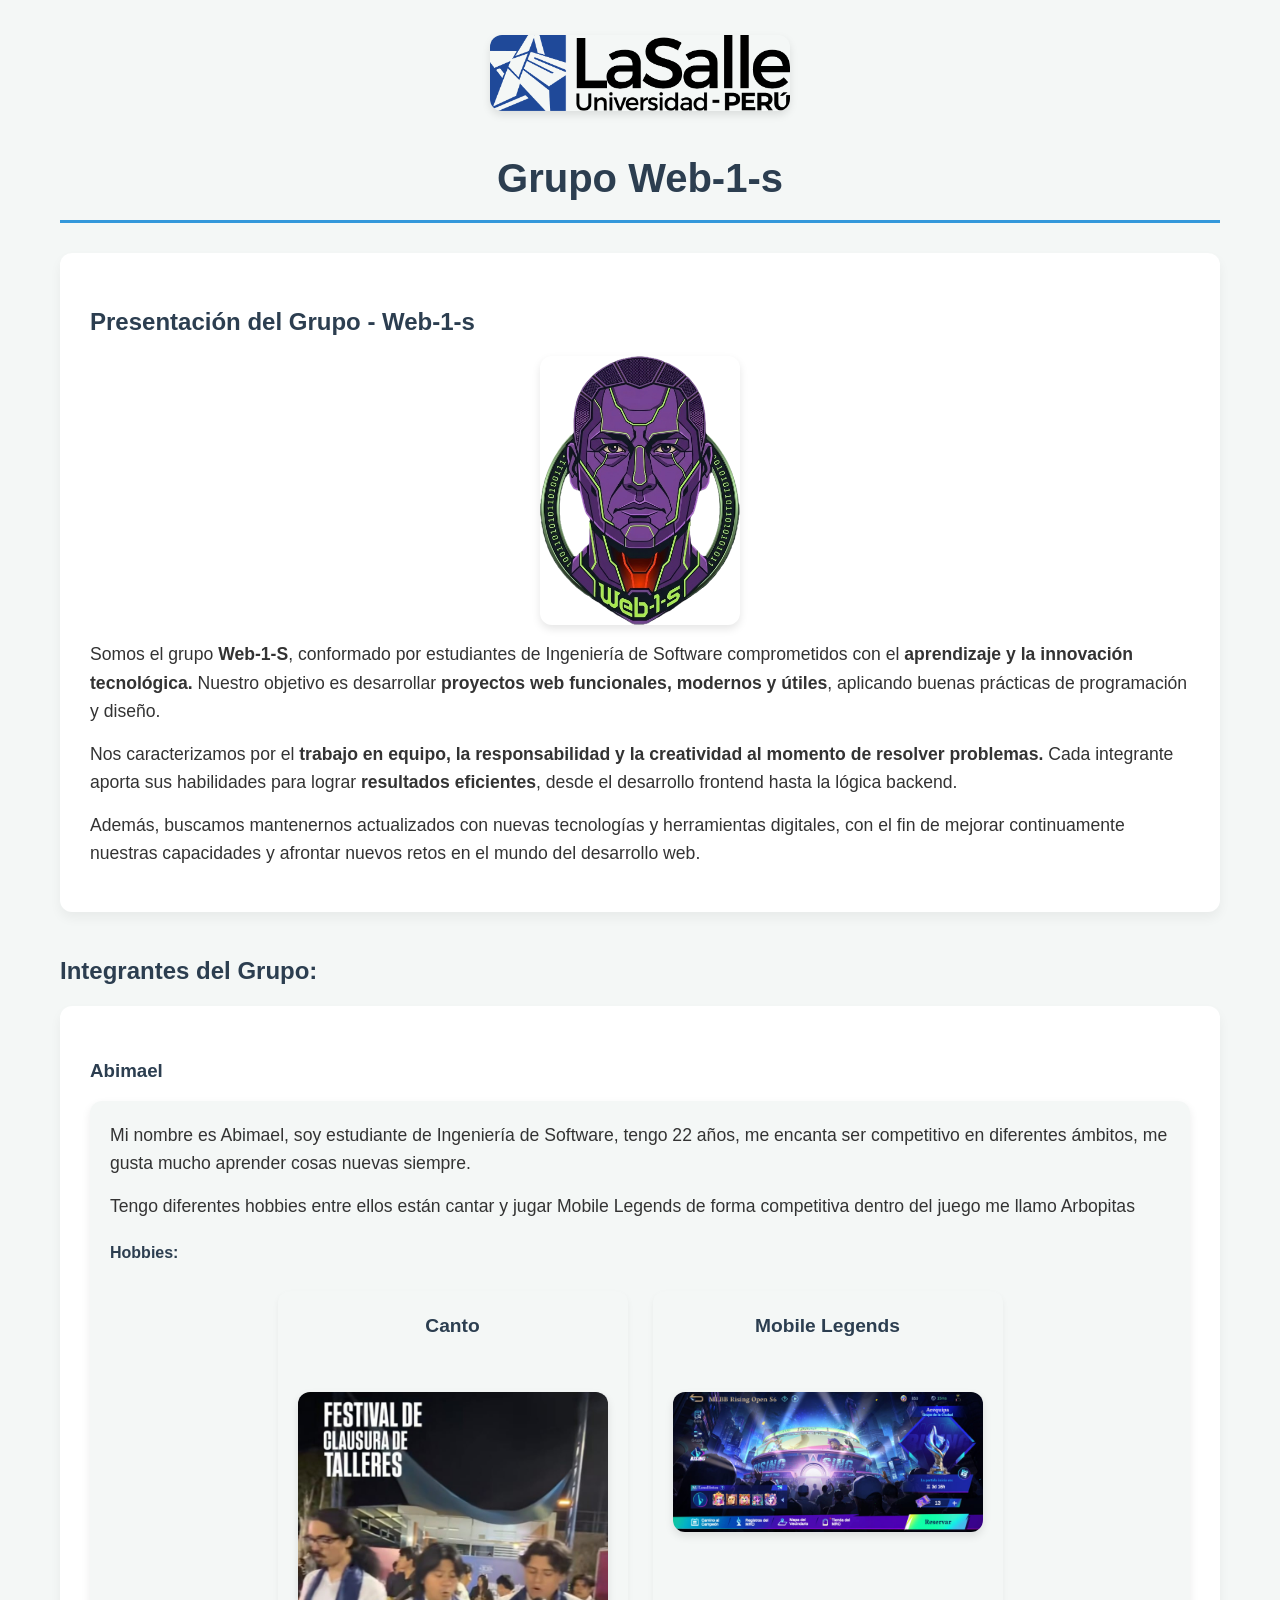
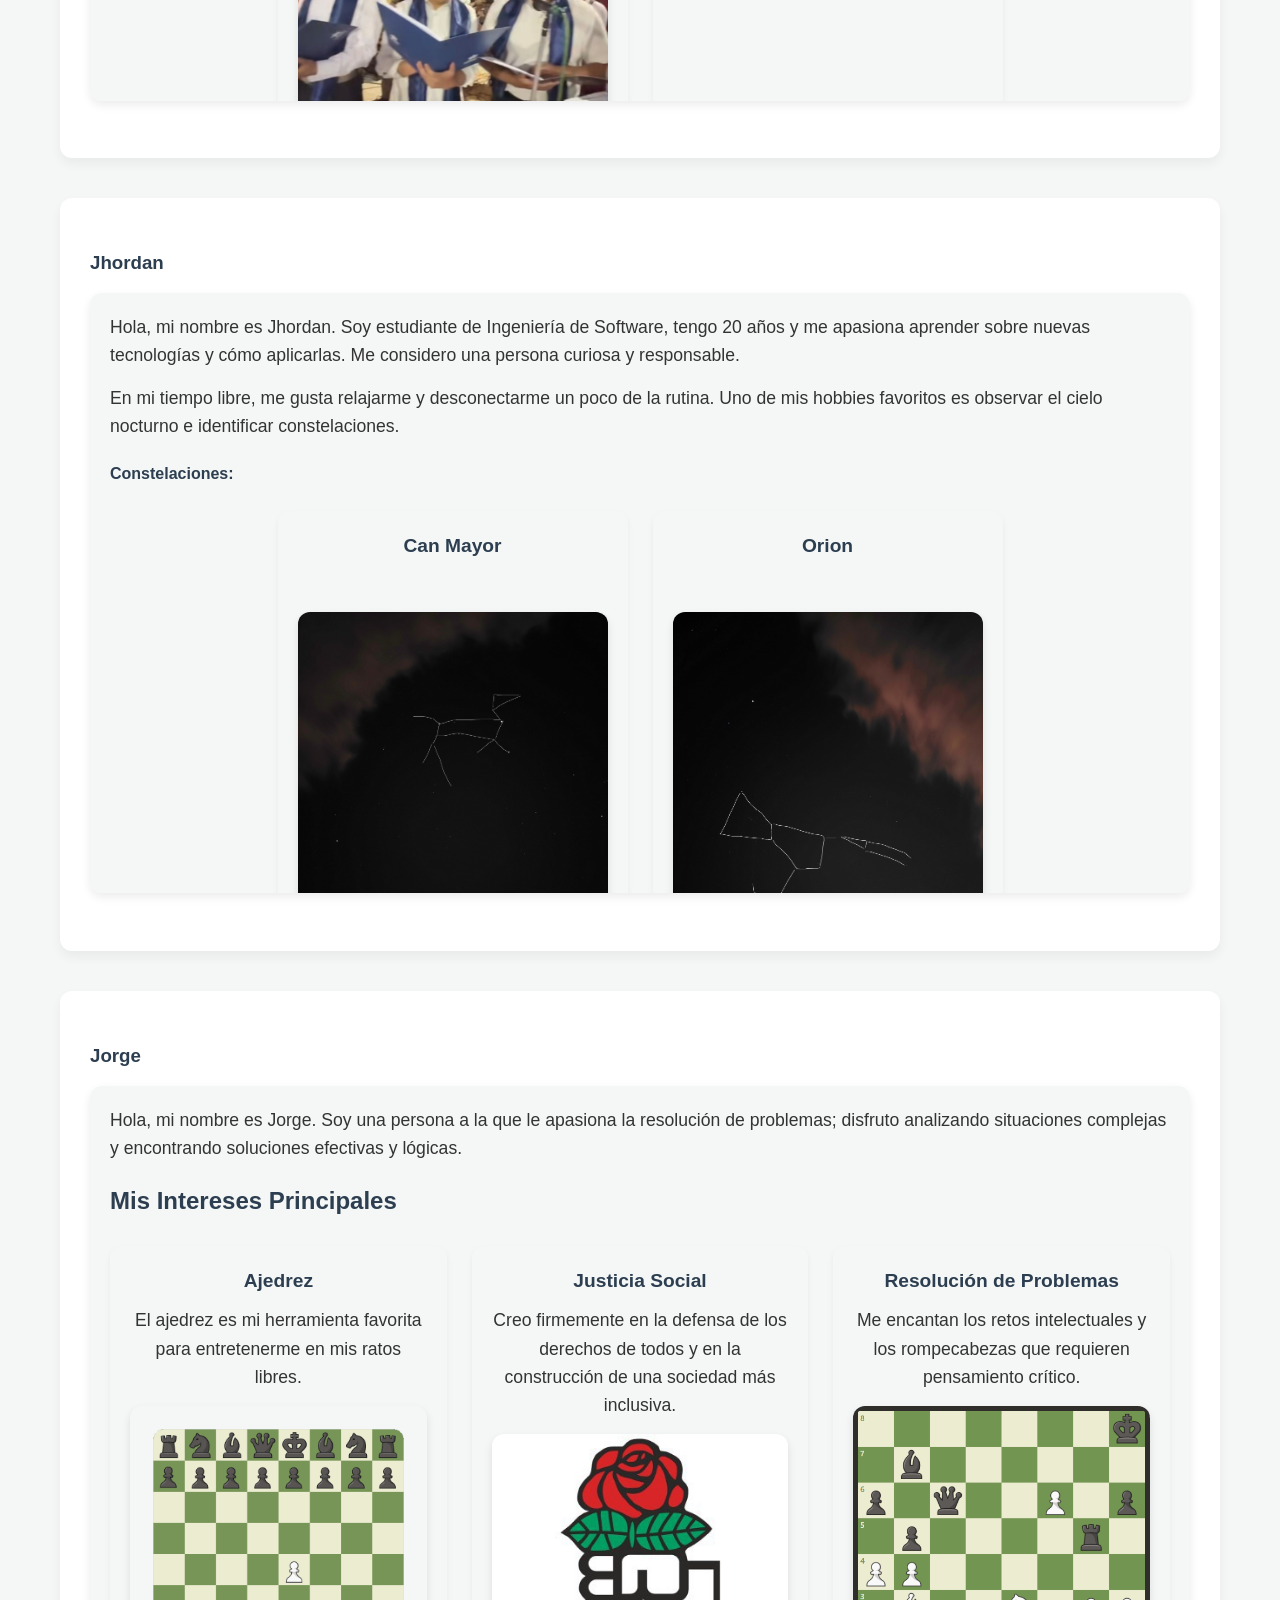
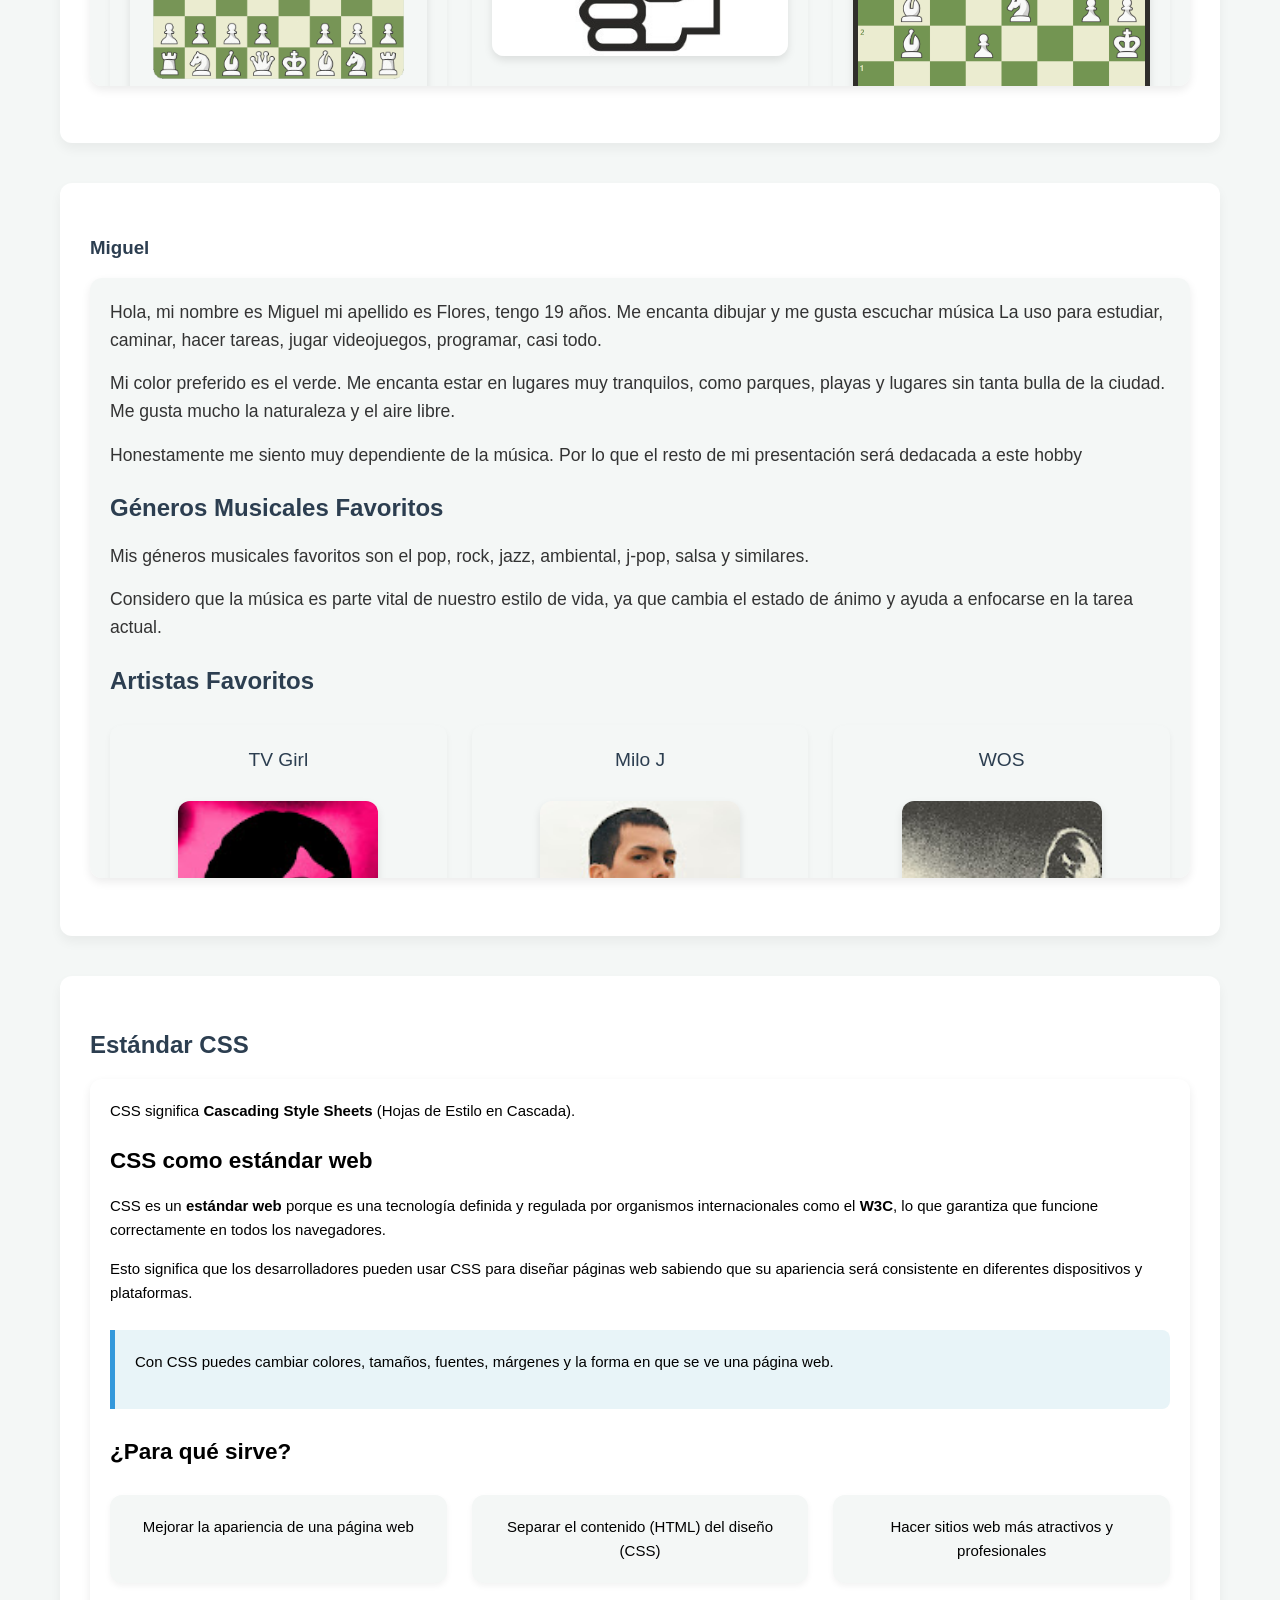
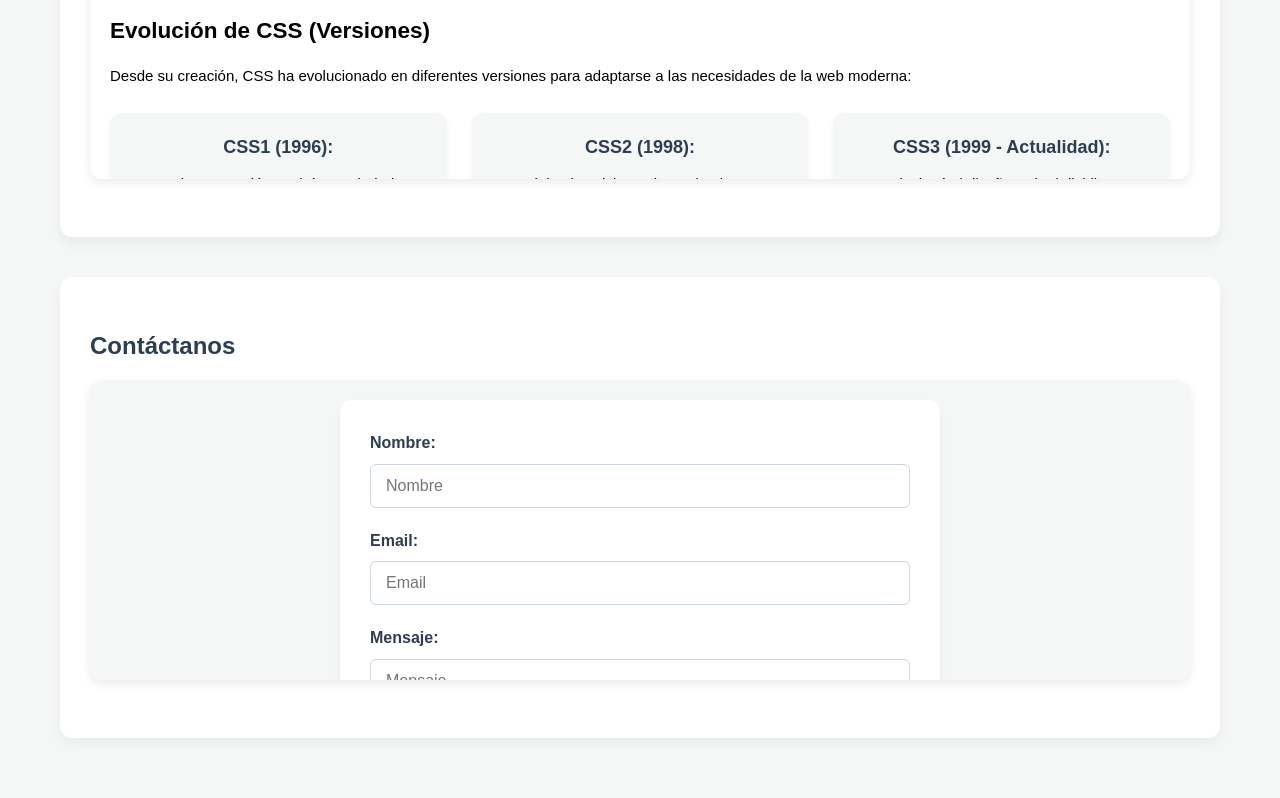
<file: lab01/index.html>
<!DOCTYPE html>
<html lang="es">
<head>
    <meta charset="UTF-8">
    <meta name="viewport" content="width=device-width, initial-scale=1.0">
    <!-- Nombre de la pestaña -->
    <title>IW-AJJM</title>
    <!-- Icono de la pestaña -->
    <link rel="icon" type="image/x-icon" href="img/favicon_color.png">
    <!-- Enlace al archivo CSS -->
    <link rel="stylesheet" href="css/styles.css">
</head>
<body>
    <!-- Logo de la Salle -->
    <img src="img/logo_internacional_secundario_color.png" alt="Imagen del logo de la universidad" width="300" height="300">
    
    <h1>Grupo Web-1-s</h1>

    <!-- Presentación del Grupo -->
    <section>
        <h2>Presentación del Grupo - Web-1-s</h2>
    
        <!-- Logo del grupo -->
        <img src="img/loguitoweb1s.png" alt="Imagen de perfil" width="200" height="200">
    
        <p>Somos el grupo <strong>Web-1-S</strong>, conformado por estudiantes de Ingeniería de Software comprometidos con el <strong>aprendizaje y la innovación tecnológica.</strong> Nuestro objetivo es desarrollar <strong>proyectos web funcionales, modernos y útiles</strong>, aplicando buenas prácticas de programación y diseño.</p>
        <p>
            Nos caracterizamos por el <strong>trabajo en equipo, la responsabilidad y la creatividad al momento de resolver problemas.</strong> Cada integrante aporta sus habilidades para lograr <strong>resultados eficientes</strong>, desde el desarrollo frontend hasta la lógica backend.
        </p>
        <p>
            Además, buscamos mantenernos actualizados con nuevas tecnologías y herramientas digitales, con el fin de mejorar continuamente nuestras capacidades y afrontar nuevos retos en el mundo del desarrollo web.
        </p>
    </section> 

    <h2>Integrantes del Grupo:</h2>
    <!-- Sección de Abimael -->
    <section>
        <h3>Abimael</h3>
            <iframe title="Abimael" src="Abimael.html" width="100" height="600"></iframe>  
    </section>
    
    <!-- Sección de Jhordan -->
    <section>
        <h3>Jhordan</h3>
            <iframe title="Jhordan" src="Jhordan.html" width="100" height="600"></iframe>  
    </section>

    <!-- Sección de Jorge -->
    <section>
        <h3>Jorge</h3>
            <iframe title="Jorge" src="Jorge.html" width="100" height="600"></iframe>  
    </section>

    <!-- Sección de Miguel -->
    <section>
        <h3>Miguel</h3>
           <iframe title="Miguel" src="Miguel.html" width="100" height="600"></iframe>  
    </section>

    <!-- Sección de Web Estandar -->
    <article>
        <h2>Estándar CSS</h2>
        <iframe title="Web Estandar" src="webStandards.html" width="100" height="700"></iframe>
    </article>

    <!-- Sección de Contact Us -->
    <section>
        <h2>Contáctanos</h2>
        <iframe title="Contact Us" src="contactMe.html" width="100" height="300"></iframe>
    </section>


</body>
</html>
</file>
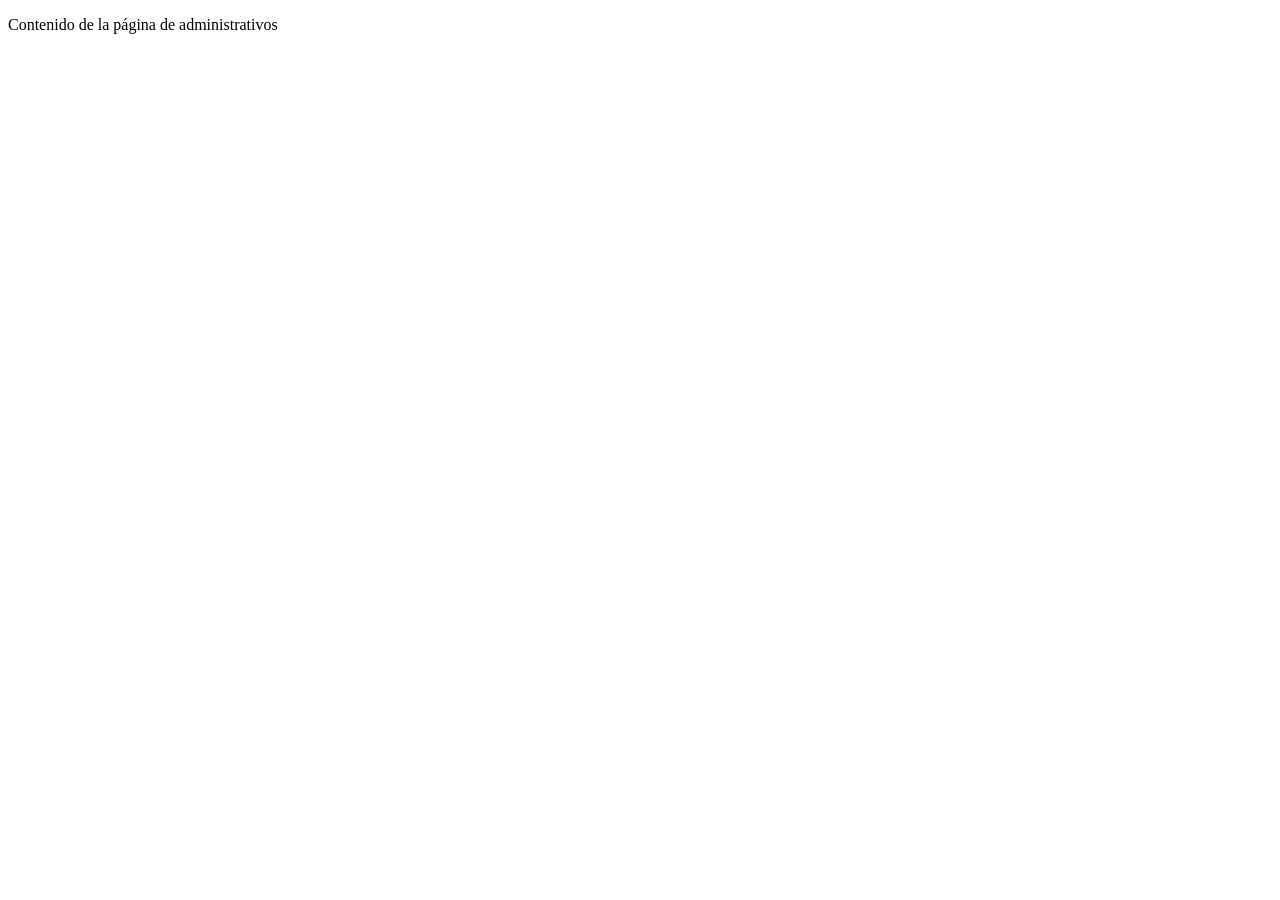
<file: lab02/administrativos/index.html>
<!DOCTYPE html>
<html lang="es">
<head>
    <meta charset="UTF-8">
    <meta name="viewport" content="width=device-width, initial-scale=1.0">

</head>
<body>
   <p>Contenido de la página de administrativos</p>
</body>
</html>
</file>
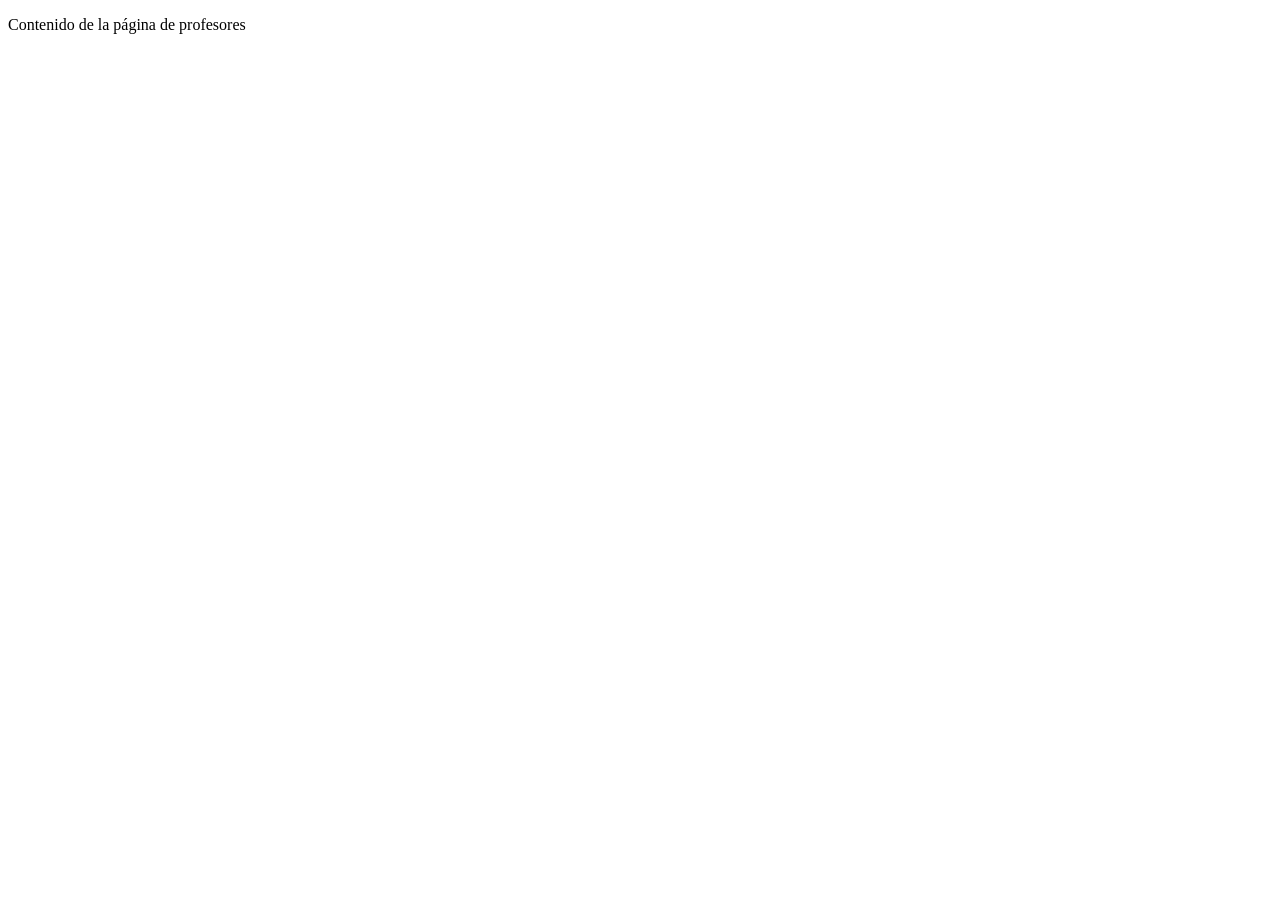
<file: lab02/profesores/index.html>
<!DOCTYPE html>
<html lang="es">
<head>
    <meta charset="UTF-8">
    <meta name="viewport" content="width=device-width, initial-scale=1.0">

</head>
<body>
   <p>Contenido de la página de profesores</p>
</body>
</html>
</file>
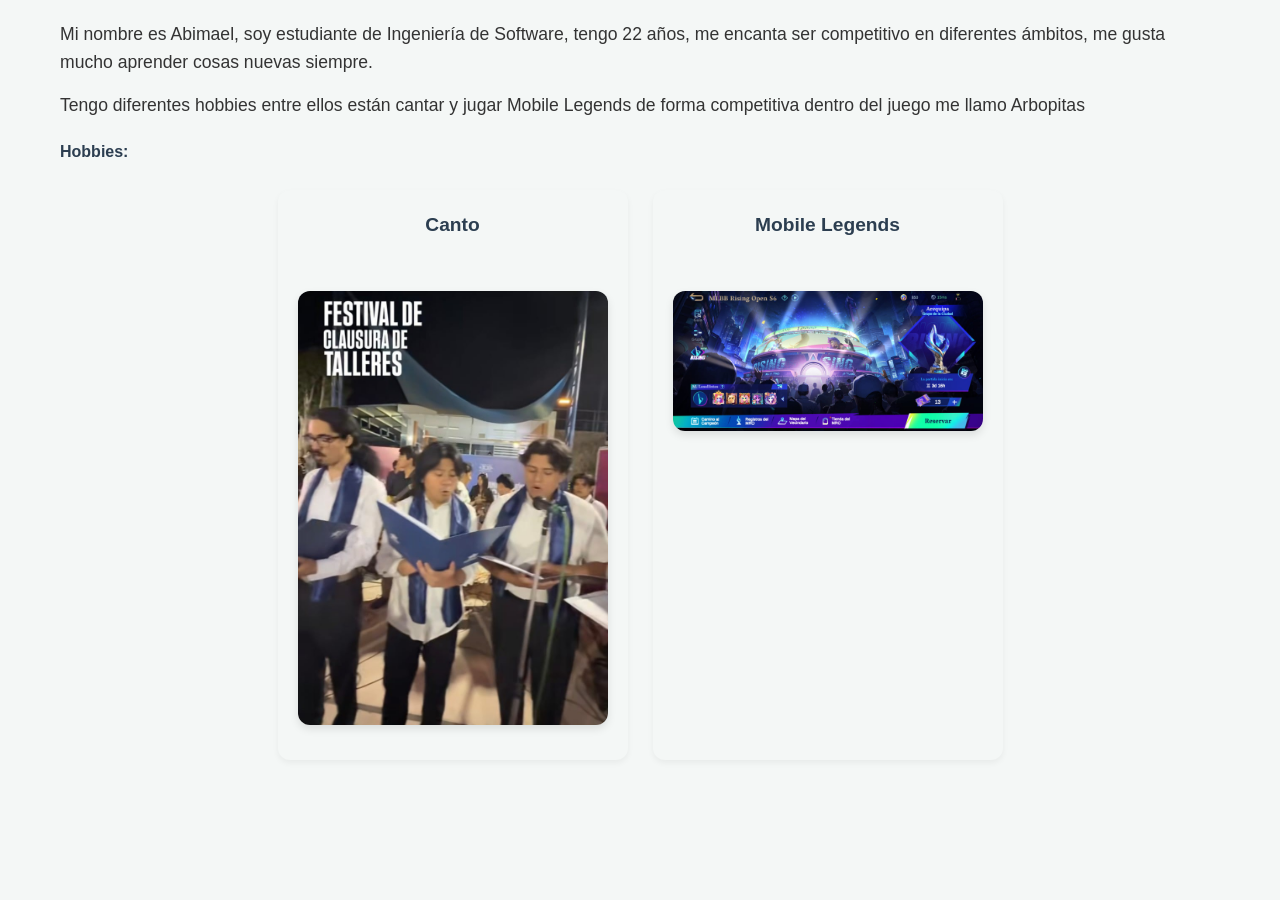
<file: lab01/Abimael.html>
<!DOCTYPE html>
<html lang="es">
<head>
    <meta charset="UTF-8">
    <meta name="viewport" content="width=device-width, initial-scale=1.0">
    <title>Abimael</title>
    <link rel="stylesheet" href="css/styles.css">
</head>
<body>
    <p>
        Mi nombre es Abimael, soy estudiante de Ingeniería de Software, tengo 22 años, me encanta ser competitivo en diferentes ámbitos, me gusta mucho aprender cosas nuevas siempre. 
    <p>
        Tengo diferentes hobbies entre ellos están cantar y jugar Mobile Legends de forma competitiva dentro del juego me llamo Arbopitas
    </p>
    
    <h4>Hobbies:</h4>
    <ul>
        <li>
            <strong>Canto</strong>
            <br>
            <img src="img/AbimaelImg/Canto.webp" alt="Imagen de Festival Cultural" width="600" height="600">
        </li>
        <li>
            <strong>Mobile Legends</strong>
             <br>
            <img src="img/AbimaelImg/MobileLegends.webp" alt="Imagen de Competencia" width="600" height="600">
        </li>
    </ul>
</body>
</html>
</file>
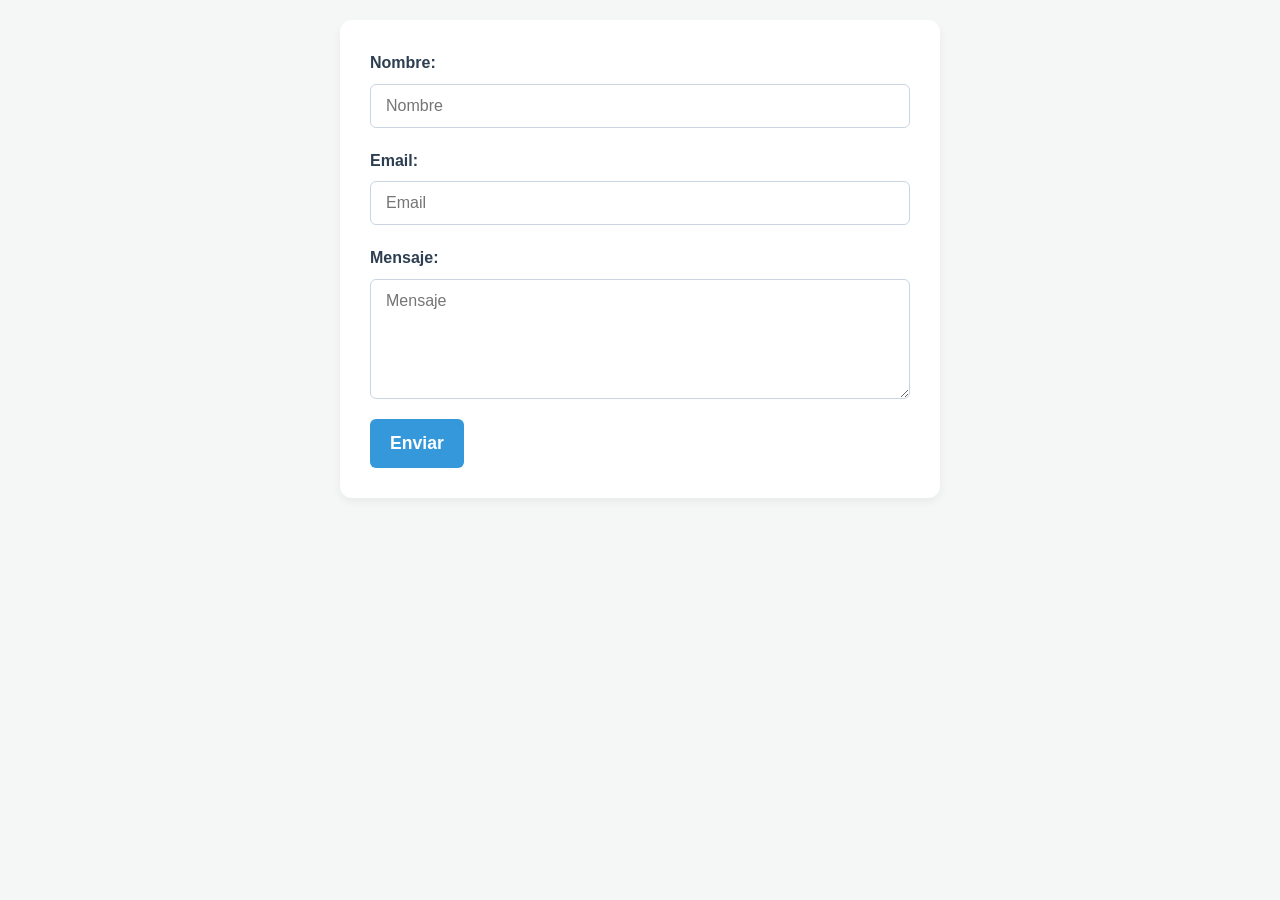
<file: lab01/contactMe.html>
<!DOCTYPE html>
<html lang="es">
<head>
    <meta charset="UTF-8">
    <meta name="viewport" content="width=device-width, initial-scale=1.0">
    <title>Contacto</title>
    <link rel="stylesheet" href="css/styles.css">
</head>
<body>
<form>
    <div>
        <label for="name"><b>Nombre:</b></label>
        <input type="text" id="name" placeholder="Nombre">
    </div>
    <div>
        <label for="email"><b>Email:</b></label>
        <input type="email" id="email" placeholder="Email">
    </div>
    <div>
        <label for="message"><b>Mensaje:</b></label>
        <textarea id="message" placeholder="Mensaje"></textarea>
    </div>
    <button type="submit">Enviar</button>
</form>
</body>
</html>
</file>
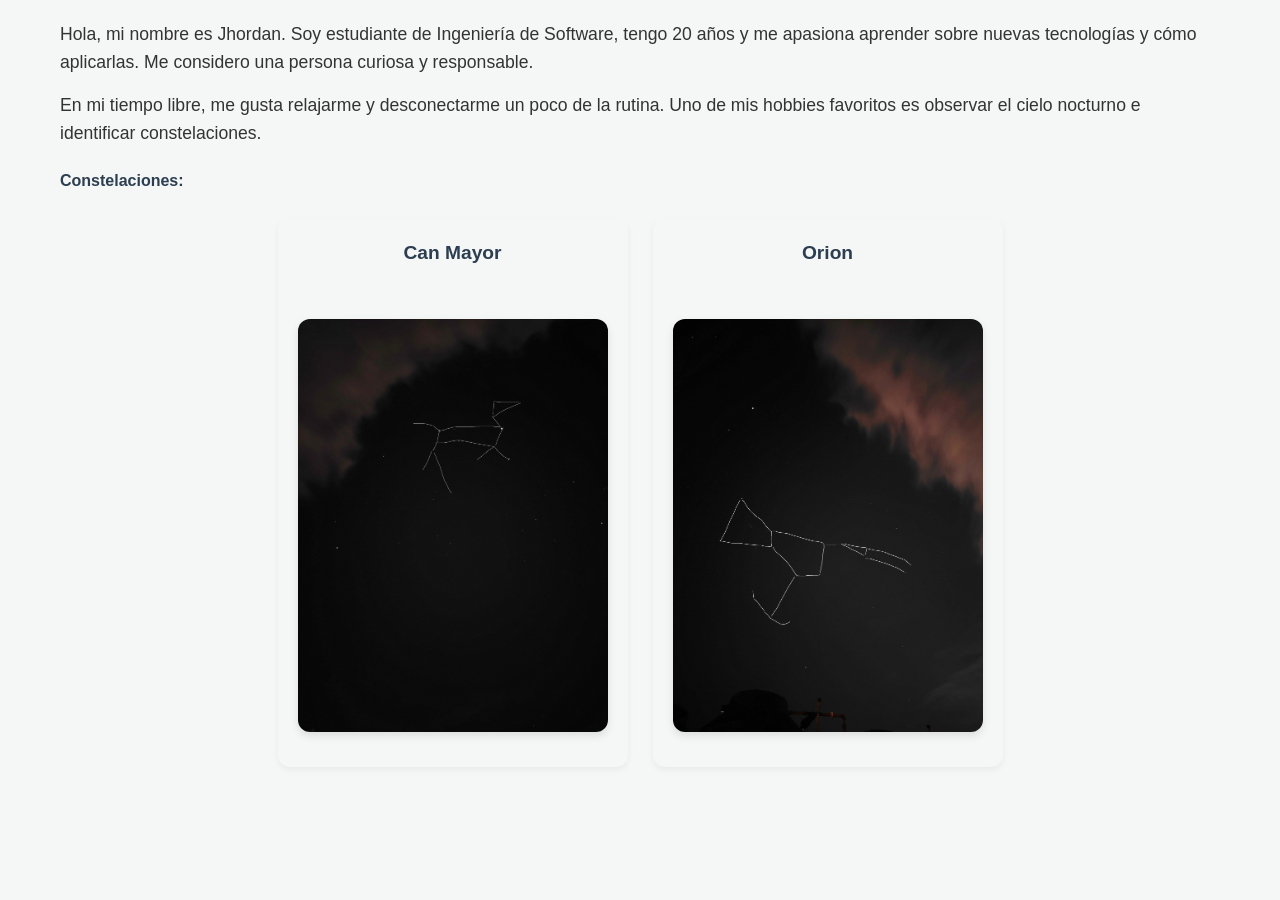
<file: lab01/Jhordan.html>
<!DOCTYPE html>
<html lang="es">
<head>
    <meta charset="UTF-8">
    <meta name="viewport" content="width=device-width, initial-scale=1.0">
    <title>Jhordan</title>
    <link rel="stylesheet" href="css/styles.css">
</head>
<body>
    <p>
        Hola, mi nombre es Jhordan. Soy estudiante de Ingeniería de Software, tengo 20 años y me apasiona aprender sobre nuevas tecnologías y cómo aplicarlas. Me considero una persona curiosa y responsable.
    </p>
    <p>
        En mi tiempo libre, me gusta relajarme y desconectarme un poco de la rutina. Uno de mis hobbies favoritos es observar el cielo nocturno e identificar constelaciones.
    </p>
    
    <h4>Constelaciones:</h4>
    <ul>
        <li>
            <strong>Can Mayor</strong>
            <br>
            <img src="img/JhordanImg/CanMayor.webp" alt="Imagen de la constelación Can Mayor" width="600" height="600">
        </li>
        <li>
            <strong>Orion</strong>
            <br>
            <img src="img/JhordanImg/orion.webp" alt="Imagen de la constelación Orion" width="600" height="600">
        </li>
    </ul>
</body>
</html>
</file>
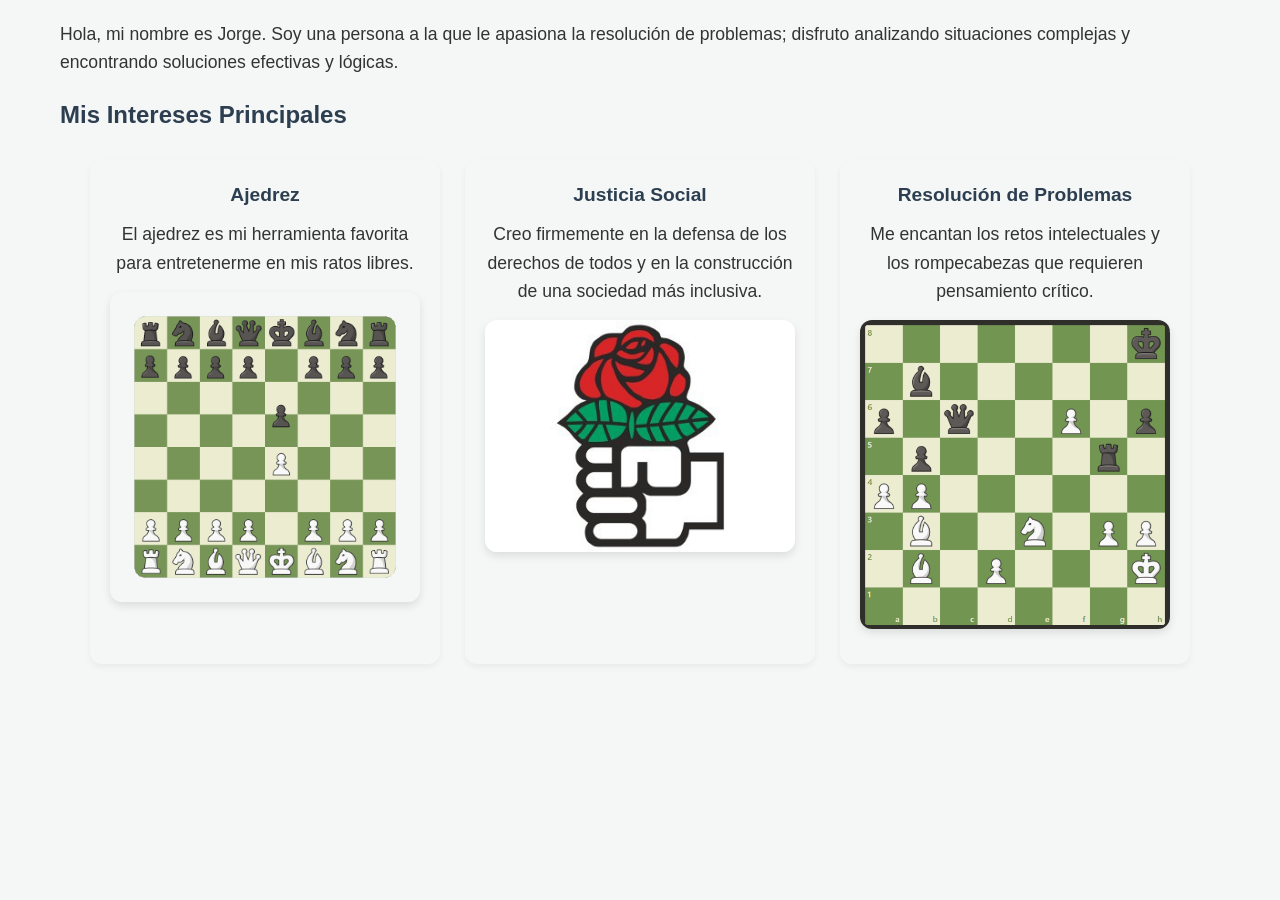
<file: lab01/Jorge.html>
<!DOCTYPE html>
<html lang="es">
<head>
    <meta charset="UTF-8">
    <meta name="viewport" content="width=device-width, initial-scale=1.0">
    <title>Jorge</title>
    <link rel="stylesheet" href="css/styles.css">
</head>
<body>
    <p>
        Hola, mi nombre es Jorge. Soy una persona a la que le apasiona la resolución de problemas; disfruto analizando situaciones complejas y encontrando soluciones efectivas y lógicas.
    </p>
    
    <h2>Mis Intereses Principales</h2>
    <ul>
        <li>
            <strong>Ajedrez</strong>
            <p>El ajedrez es mi herramienta favorita para entretenerme en mis ratos libres.</p>
            <img src="img/JorgeImg/ajedrez.gif" alt="Tablero de ajedrez" width="500" height="500">
        </li>
        <li>
            <strong>Justicia Social</strong>
            <p>Creo firmemente en la defensa de los derechos de todos y en la construcción de una sociedad más inclusiva.</p>
            <img src="img/JorgeImg/internacional_socialista.webp" alt="Símbolo de justicia social" width="500" height="500">
        </li>
        <li>
            <strong>Resolución de Problemas</strong>
            <p>Me encantan los retos intelectuales y los rompecabezas que requieren pensamiento crítico.</p>
            <img src="img/JorgeImg/resolucion_problemas.webp" alt="Resolución de problemas" width="500" height="500">
        </li>
    </ul>
</body>
</html>
</file>
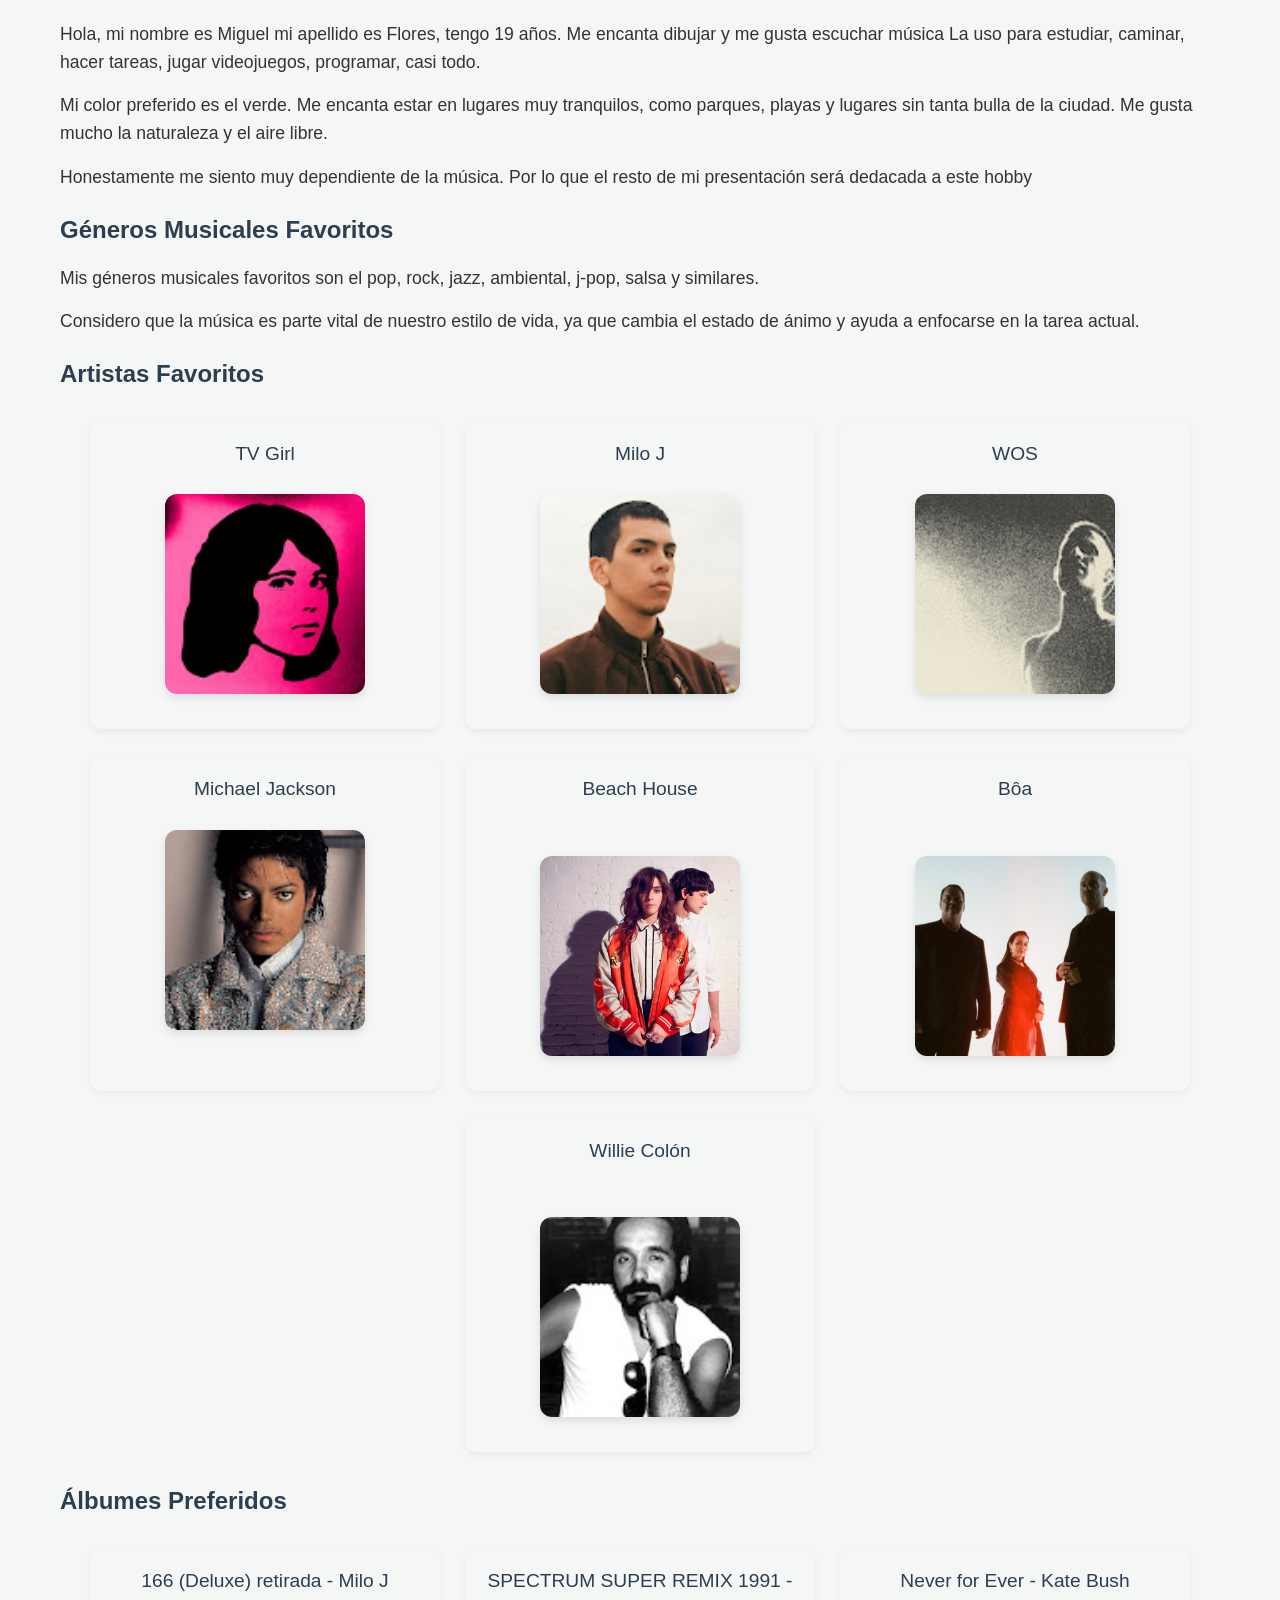
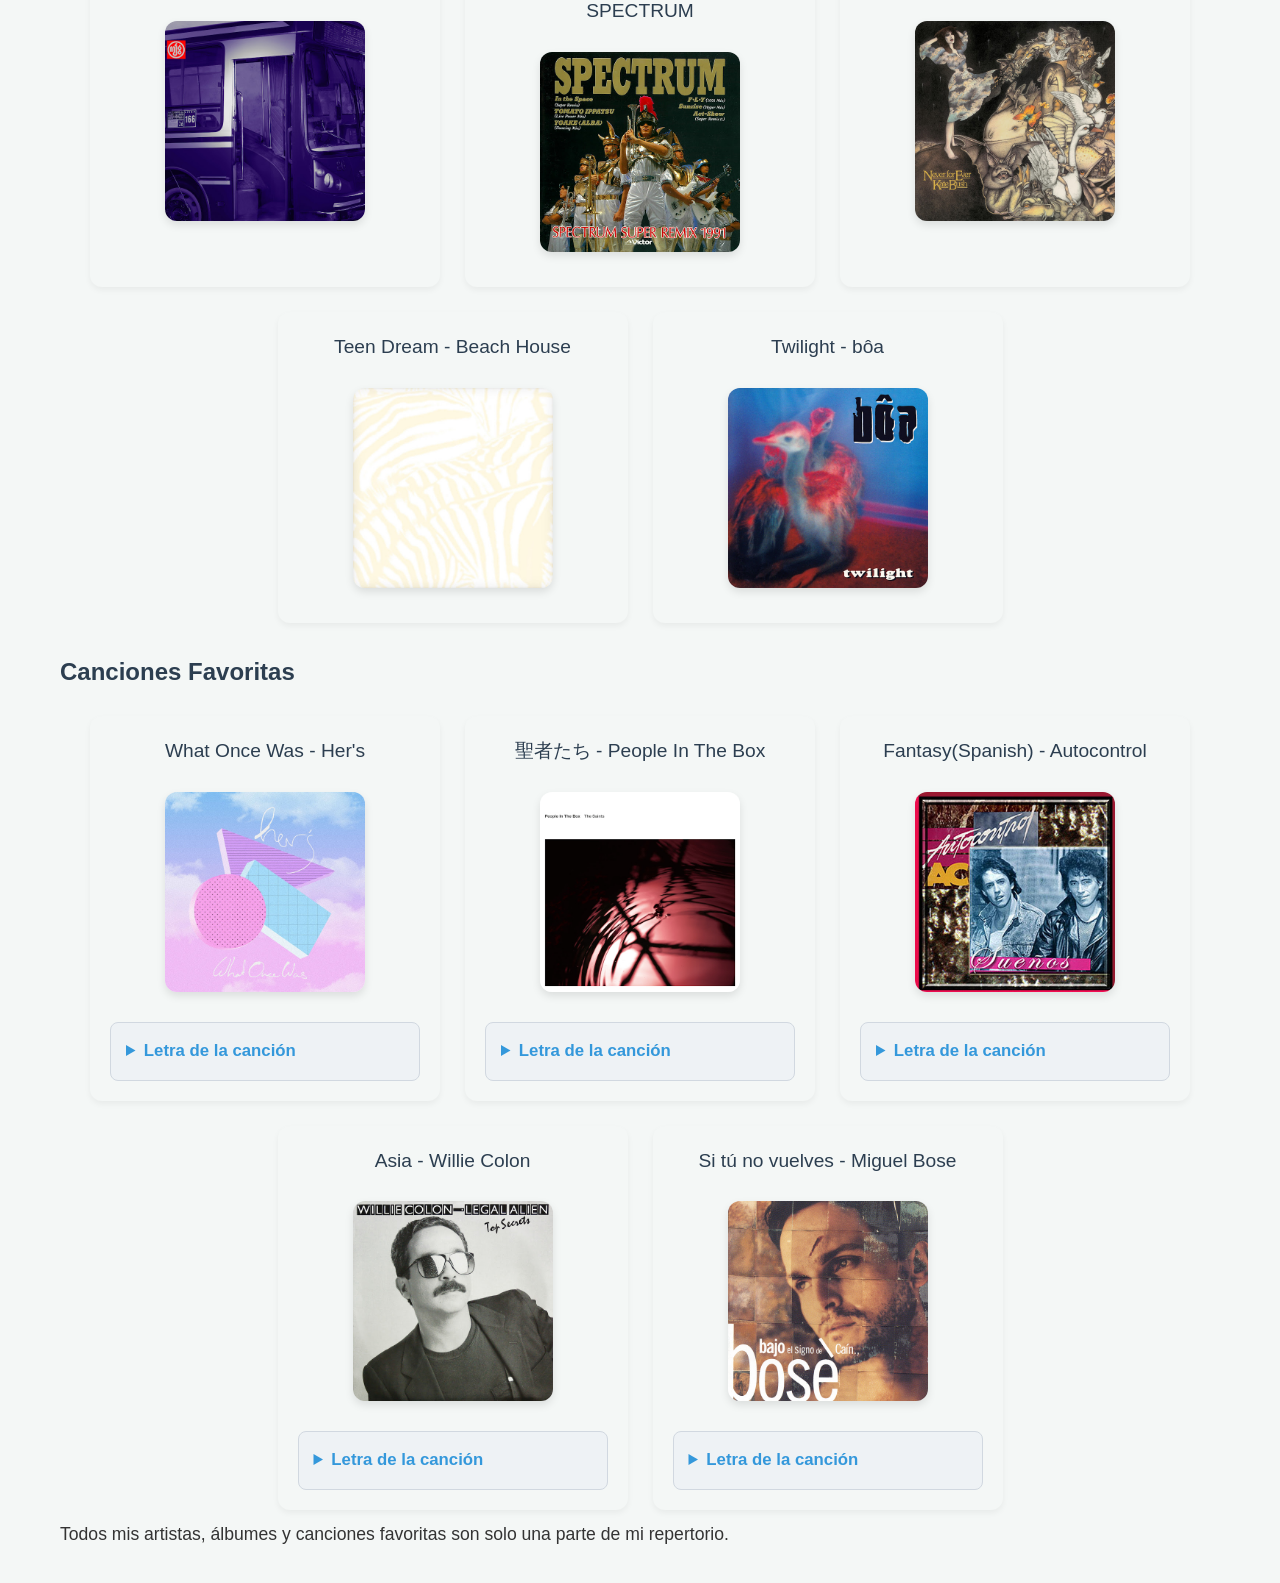
<file: lab01/Miguel.html>
<!DOCTYPE html>
<html lang="es">
<head>
    <meta charset="UTF-8">
    <meta name="viewport" content="width=device-width, initial-scale=1.0">
    <title>Yo Audiófilo</title>
    <link rel="stylesheet" href="css/styles.css">
</head>
<body>
    <p>Hola, mi nombre es Miguel mi apellido es Flores, tengo 19 años. Me encanta dibujar y me gusta escuchar música La uso para estudiar, caminar, hacer tareas, jugar videojuegos, programar, casi todo.</p>
    <p>Mi color preferido es el verde. Me encanta estar en lugares muy tranquilos, como parques, playas y lugares sin tanta bulla de la ciudad. Me gusta mucho la naturaleza y el aire libre.</p>
    <p>Honestamente me siento muy dependiente de la música.  Por lo que el resto de mi presentación será dedacada a este hobby</p>  
    <h2>Géneros Musicales Favoritos</h2>
    <p>Mis géneros musicales favoritos son el pop, rock, jazz, ambiental, j-pop, salsa y similares.</p>
    <p>Considero que la música es parte vital de nuestro estilo de vida, ya que cambia el estado de ánimo y ayuda a enfocarse en la tarea actual.</p>

    <h2>Artistas Favoritos</h2>
    <ul>
        <li>
            <a href="https://music.youtube.com/channel/UCakexY9Khc2vKLgrf29svzQ" target="_blank" rel="noopener noreferrer">
                <div>TV Girl</div>
                <img src="img/MiguelImg/ARTISTA_TV_GIRL.webp" alt="TV Girl" width="200" height="200">
                
            </a>
        </li>
        <li>
            <a href="https://music.youtube.com/channel/UCAPk9W8Ng6epalCoC3YVvsQ" target="_blank" rel="noopener noreferrer">
                <div>Milo J</div>
                <img src="img/MiguelImg/ARTISTA_MILO_J.webp" alt="Milo J" width="200" height="200">
            </a>
        </li>
        <li>
            <a href="https://music.youtube.com/channel/UCzY1-NKVNDA4UpE4MmTq0eg" target="_blank" rel="noopener noreferrer">
                <div>WOS</div>

                <img src="img/MiguelImg/ARTISTA_WOS.webp" alt="WOS" width="200" height="200">
                
            </a>
        </li>
        <li>
            <a href="https://music.youtube.com/channel/UC5OrDvL9DscpcAstz7JnQGA" target="_blank" rel="noopener noreferrer">
                <div>Michael Jackson</div>
                <img src="img/MiguelImg/ARTISTA_MICHAEL_JACKSON.webp" alt="Michael Jackson" width="200" height="200">
            </a>
        </li>
        <li>
            <a href="https://music.youtube.com/channel/UCN-jxm11fOETNF5JrZsATCg" target="_blank" rel="noopener noreferrer">
                <div>Beach House</div>
                <br>
                <img src="img/MiguelImg/ARTISTA_BEACH_HOUSE.webp" alt="Beach House" width="200" height="200">
            </a>
        </li>
        <li>
            <a href="https://music.youtube.com/channel/UC9n8sXo7l3m1e5j2kKZz8wA" target="_blank" rel="noopener noreferrer">
                <div>Bôa</div>
                <br>
                <img src="img/MiguelImg/ARTISTA_BOA.webp" alt="bôa" width="200" height="200">
                
            </a>
        </li>
        <li>
            <a href="https://music.youtube.com/channel/UCSovKKustIAHIHk6jpd9IxA" target="_blank" rel="noopener noreferrer">
                <div>Willie Colón</div>
                <br>
                <img src="img/MiguelImg/ARTISTA_WILLIE_COLON.webp" alt="Willie Colón" width="200" height="200">
            </a>
        </li>
    </ul>

    <h2>Álbumes Preferidos</h2>
    <ul>
        <li>
            <a href="https://music.youtube.com/playlist?list=OLAK5uy_mILCW1KX2AA1OnWxJZzIUtZNgjwBEXn3U" target="_blank" rel="noopener noreferrer">
                <div>166 (Deluxe) retirada - Milo J</div>
                <img src="img/MiguelImg/ALBUM_166_MILO_J.webp" alt="166 (Deluxe) - Milo J" width="200" height="200">
            </a>
        </li>
        <li>
            <a href="https://music.youtube.com/playlist?list=OLAK5uy_kO-tuaZvHYQhDcsG8IK-CqLxrkCgh0mOA" target="_blank" rel="noopener noreferrer">
                <div>SPECTRUM SUPER REMIX 1991 - SPECTRUM</div>
                <img src="img/MiguelImg/ALBUM_SPECTRUM_SUPER_REMIX_1991_SPECTRUM.webp" alt="SPECTRUM SUPER REMIX 1991 - SPECTRUM" width="200" height="200">
            </a>
        </li>
        <li>
            <a href="https://music.youtube.com/playlist?list=OLAK5uy_kQxs1rlxTqp0UEj39umRkHbwbWHDmG47k" target="_blank" rel="noopener noreferrer">
                <div>Never for Ever - Kate Bush</div>
                <img src="img/MiguelImg/ALBUM_NEVER_FOR_EVER_KATE_BUSH.webp" alt="Never for Ever - Kate Bush" width="200" height="200">
            </a>
        </li>
        <li>
            <a href="https://music.youtube.com/playlist?list=OLAK5uy_kUdsRfaJsGsp0qWe9DKiBlibEG1g3d0_k" target="_blank" rel="noopener noreferrer">
                <div>Teen Dream - Beach House</div>
                <img src="img/MiguelImg/ALBUM_TEEN_DREAM_BEACH_HOUSE.webp" alt="Teen Dream - Beach House" width="200" height="200">
            </a>
        </li>
        <li>
            <a href="https://music.youtube.com/playlist?list=OLAK5uy_krb3vYsxgIaY4P_zR30moYUBpFug1nh8E" target="_blank" rel="noopener noreferrer">
                <div>Twilight - bôa</div>
                <img src="img/MiguelImg/ALBUM_TWILIGHT_BOA.webp" alt="Twilight - bôa" width="200" height="200">
            </a>
        </li>
    </ul>

    <h2>Canciones Favoritas</h2>
    <ul>
        <li>
            <a href="https://music.youtube.com/watch?v=l-rjYVI3OMo&si=qZ4KPVNRcO73_41J" target="_blank" rel="noopener noreferrer">
                <div>What Once Was - Her's</div>
                <img src="img/MiguelImg/CANCION_WHAT_ONCE_WAS_HERS.webp" alt="What Once Was - Her's" width="200" height="200">
            </a>
             <details>
                <summary>Letra de la canción</summary>
                <div>
                    <p>
                        I guess I knew this would happen to you<br>
                        Inside I did, but I refuse to know the truth<br>
                        I'm heading back inside to sit at home with you<br>
                        I think I know what's wrong<br>
                        <br>
                        My friends put on their bravest face<br>
                        Their tales between their legs, something's out of place<br>
                        I bet their mothers let them know what I'm about to face<br>
                        Keep your mouth zipped, son<br>
                        <br>
                        Baby, I've been there before<br>
                        I was at the point where all I really wanted was someone<br>
                        And now I'm still hanging on<br>
                        I was at the end of every tether waiting for what once was<br>
                        <br>
                        Tell me all important stuff<br>
                        What's your favorite colour?<br>
                        What makes you so tough?<br>
                        Please don't let go when you've had enough<br>
                        I'm on my knees<br>
                        <br>
                        Baby, I've been there before<br>
                        I was at the point where all I really wanted was someone<br>
                        And now I'm still hanging on<br>
                        I was at the end of every tether waiting for what once was<br>
                        <br>
                        Baby, I've been there before<br>
                        I was at the point where all I really wanted was someone<br>
                        And now I'm still hanging on<br>
                        I was at the end of every tether waiting for what once was<br>
                        <br>
                        Waiting for my love<br>
                        Waiting for-<br>
                    </p>
                </div>
            </details>
        </li>
        <li>
            <a href="https://music.youtube.com/watch?v=ZJgXyaENGwg&si=dQ2i9IZiEtCfTAii" target="_blank" rel="noopener noreferrer">
                <div>聖者たち - People In The Box</div>
                <img src="img/MiguelImg/CANCION_聖者たち_PEOPLE_IN_THE_BOX.webp" alt="聖者たち - People In The Box" width="200" height="200">
            </a>
             <details>
                <summary>Letra de la canción</summary>
                <div>
                    <p>
                        街は眠れど　建物はずっと建設中さ<br>
                        都市計画遂行中<br>
                        噛み合う蛇　モーフィングした環状線<br>
                        エンドルフィン煽って　いけよゴーゴーゴー<br>
                        夜の空に上昇する魂<br>
                        行進と信仰は常軌を逸したクイズのようだ<br>
                        <br>
                        クイズのようだ<br>
                        <br>
                        まだ空っぽな明日は<br>
                        限りなく黒に近いグレイ<br>
                        なにかにもなれずに<br>
                        限りなく黒に近いグレイ<br>
                        <br>
                        中東でもインドでもアフリカでも<br>
                        放送する象徴は当然に超高層<br>
                        今日という日は満ちゆく水位<br>
                        空っぽな明日に尻尾をまいて<br>
                        優しさを競う　巨大な空気清浄機<br>
                        この手のゲームには親の同伴が必要だ<br>
                        勝算もなく賭けに出たクイズのようだ<br>
                        <br>
                        クイズのようだ<br>
                        <br>
                        まだ空っぽな明日は<br>
                        限りなく黒に近いグレイ<br>
                        なにかにもなれずに<br>
                        限りなく黒に近いグレイ<br>
                        <br>
                        ああ　今夜　きみが欲しいのさ　聖者たち<br>
                        ああ　終わり告げて欲しいのさ　聖者たち<br>
                        ああ　今夜　きみが欲しいのさ<br>
                        <br>
                        クイズのようだ<br>
                        <br>
                        まだ空っぽな明日は<br>
                        限りなく黒に近いグレイ<br>
                        なにかにもなれずに<br>
                        限りなく黒に近いグレイ<br>
                        <br>
                        ああ　今夜　きみが欲しいのさ　聖者たち<br>
                        ああ　終わり告げて欲しいのさ　聖者たち<br>
                        <br>
                        聖者たち<br>
                    </p>
                </div>
            </details>
        </li>
        <li>
            <a href="https://music.youtube.com/watch?v=PNfrn51iTOk&si=Z3ttNMUR3cs4bYYu" target="_blank" rel="noopener noreferrer">
                <div>Fantasy(Spanish) - Autocontrol</div>
                <img src="img/MiguelImg/CANCION_FANTASY(SPANISH)_AUTOCONTROL.webp" alt="Fantasy(Spanish) - Autocontrol" width="200" height="200">
            </a>
             <details>
                <summary>Letra de la canción</summary>
                <div>
                    <p>
                        Fantasy<br>
                        Te busco y no te puedo hallar<br>
                        En cada amanecer<br>
                        En cada anochecer estás<br>
                        <br>
                        Fantasy<br>
                        Llenas tú mi soledad<br>
                        Eres mi pasión<br>
                        Eres mi razón de vivir<br>
                        <br>
                        Siempre estuviste en mí<br>
                        Y no te pude alcanzar<br>
                        Siempre estuviste aquí<br>
                        Eres ilusión, eres realidad<br>
                        Eres como un sueño del que no puedo ya despertar<br>
                        <br>
                        Yo quiero una verdad<br>
                        Yo quiero una razón<br>
                        No puedo comprender<br>
                        Por qué no te puedo encontrar<br>
                        <br>
                        Yo quiero una verdad<br>
                        Yo quiero una razón<br>
                        No puedo comprender<br>
                        Por qué no te puedo encontrar<br>
                        <br>
                        Fantasy<br>
                        Te busco y no te puedo hallar<br>
                        En cada amanecer<br>
                        En cada anochecer estás<br>
                        <br>
                        Fantasy<br>
                        Llenas tú mi soledad<br>
                        Eres mi pasión<br>
                        Eres mi razón de vivir<br>
                        <br>
                        Siempre estuviste en mí<br>
                        Y no te pude alcanzar<br>
                        Siempre estuviste aquí<br>
                        Eres ilusión, eres realidad<br>
                        Eres como un sueño del que no puedo ya despertar<br>
                        <br>
                        Yo quiero una verdad<br>
                        Yo quiero una razón<br>
                        No puedo comprender<br>
                        Por qué no te puedo encontrar<br>
                        <br>
                        Yo quiero una verdad<br>
                        Yo quiero una razón<br>
                        No puedo comprender<br>
                        Por qué no te puedo encontrar<br>
                        <br>
                        Siempre estuviste en mí<br>
                        Y no te pude alcanzar<br>
                        Siempre estuviste aquí<br>
                        Eres ilusión, eres realidad<br>
                        Eres como un sueño del que no puedo ya despertar<br>
                        <br>
                        Yo quiero una verdad<br>
                        Yo quiero una razón<br>
                        No puedo comprender<br>
                        Por qué no te puedo encontrar<br>
                        <br>
                        Yo quiero una verdad<br>
                        Yo quiero una razón<br>
                        No puedo comprender<br>
                        Por qué no te puedo encontrar<br>
                        <br>
                        Yo quiero una verdad<br>
                        Yo quiero una razón<br>
                        No puedo comprender<br>
                        Por qué no te puedo encontrar<br>
                        <br>
                        Yo quiero una verdad<br>
                        Yo quiero una razón<br>
                        No puedo comprender<br>
                        Por qué no te puedo encontrar<br>
                        <br>
                        Yo quiero una verdad (Yo quiero una verdad)<br>
                        Yo quiero una razón (Yo quiero una razón)<br>
                        No puedo comprender<br>
                        Por qué no te puedo encontrar (Ooh, no puedo comprender uoh)<br>
                        <br>
                        Yo quiero una verdad (Yo quiero una verdad)<br>
                        Yo quiero una razón (Yo quiero una razón)<br>
                        No puedo comprender<br>
                        Por qué no te puedo encontrar<br>
                        <br>
                        Yo quiero una verdad (Yo quiero una verdad)<br>
                        Yo quiero una razón (Yo quiero una razón)<br>
                        No puedo comprender<br>
                        Por qué no te puedo encontrar (Ooh, yo quiero una verdad)<br>
                        <br>
                        Yo quiero una verdad<br>
                        Yo quiero una razón<br>
                    </p>
                </div>
            </details>
        </li>
        <li>
            <a href="https://music.youtube.com/watch?v=nczJ5-0qdrc&si=3Ejusqo3srs1QotZ" target="_blank" rel="noopener noreferrer">
                <div>Asia - Willie Colon</div>
                <img src="img/MiguelImg/CANCION_ASIA_WILLIE_COLON.webp" alt="Asia - Willie Colon" width="200" height="200">
            </a>
             <details>
                <summary>Letra de la canción</summary>
                <div>
                    <p>
                    Veo tu cara en la plaza<br>
                    No me atreví a llamar<br>
                    Al doblar la esquina<br>
                    Te oía cantar<br>
                    <br>
                    Esta casa no es mía<br>
                    Ella misma te extraña<br>
                    Quedo rico de cosas<br>
                    Pero pobre en el alma<br>
                    <br>
                    Este misterio que no puedo comprender<br>
                    ¿Qué le ha pasado a mi Asia?<br>
                    ¿Para dónde se fue?<br>
                    Ojos tristes y a la vez llenos de amor<br>
                    ¿Guardarán tus secretos?<br>
                    ¿Cuál será tu dolor?<br>
                    <br>
                    Ah-ah-ah, siento Asia llamando<br>
                    Ah-ah-ah, siento Asia llamando<br>
                    Ah-ah-ah, siento Asia llamando<br>
                    Ah-ah-ah, siento Asia llamando<br>
                    <br>
                    En un campo remoto<br>
                    En la plena ciudad<br>
                    Y hasta más te sentía<br>
                    A la orilla del mar<br>
                    <br>
                    Esta casa no es mía<br>
                    Ella misma te extraña<br>
                    Quedo rico de cosas<br>
                    Pero pobre del alma<br>
                    <br>
                    Este misterio que no puedo comprender<br>
                    ¿Qué le ha pasado a mi Asia?<br>
                    ¿Para dónde se fue?<br>
                    Ojos tristes y a la vez llenos de amor<br>
                    ¿Guardarán tus secretos?<br>
                    ¿Cuál será tu dolor?<br>
                    <br>
                    Ah-ah-ah, siento Asia llamando<br>
                    Ah-ah-ah, siento Asia llamando<br>
                    Ah-ah-ah, siento Asia llamando<br>
                    Ah-ah-ah, siento Asia llamando<br>
                    <br>
                    (Asia, Asia mía)
                    (Como un sueño te me fuiste y ahora pienso solo en verte)<br>
                    Como un sueño te me fuiste<br>
                    Y ahora solo pienso en verte<br>
                    Como quisiera tenerte<br>
                    Y amarte toda la vida<br>
                    <br>
                    (Asia, Asia mía)<br>
                    (Como un sueño te me fuiste y ahora pienso solo en verte)<br>
                    Asia, fuiste todo para mí<br>
                    Óyeme, Asia<br>
                    <br>
                    (Asia, Asia mía)<br>
                    (Como un sueño te me fuiste y ahora pienso solo en verte)<br>
                    El mar que nos separa<br>
                    Un mar de agua y tiempo<br>
                    Canta el triste lamento que yo siento todavía<br>
                    <br>
                    (Asia, Asia mía)<br>
                    (Como un sueño te me fuiste y ahora pienso solo en verte)<br>
                    Solo queda tu recuerdo<br>
                    Del tiempo que aquí vivías<br>
                    Si tú fueras toda mía, todo cambiaría<br>
                    Dalo por cierto<br>
                    <br>
                    (Asia llamando)<br>
                    No me agarres la camisa que voy andando (Asia llamando)<br>
                    Asia, Asia, siempre en ti pensando (Asia llamando)<br>
                    Mira mis ojos que están llorando (Asia llamando)<br>
                    Yo no me voy, yo no me voy<br>
                    Yo me voy aunque sea caminando (Asia llamando)<br>
                    <br>
                    (Asia llamando)<br>
                    (Asia llamando)<br>
                    (Asia llamando)<br>
                    (Asia llamando)<br>
                    <br>
                    Eh, quiero sentirte junto a mi pecho (Asia llamando)<br>
                    Para entregarme todo en tu lecho (Asia llamando)<br>
                    Como un sueño te me fuiste (Asia llamando)<br>
                    Y solo quedan recuerdos tristes<br>
                    </p>
                </div>
            </details>
        </li>
        <li>
            <a href="https://music.youtube.com/watch?v=x_qUSBTf8NM&si=evqp_4xSq4EXxVrM" target="_blank" rel="noopener noreferrer">
                <div>Si tú no vuelves - Miguel Bose</div>
                <img src="img/MiguelImg/CANCION_SI_TU_NO_VUELVES_MIGUEL_BOSE.webp" alt="Si tú no vuelves - Miguel Bose" width="200" height="200">
            </a>
            <details>
                <summary>Letra de la canción</summary>
                <div>
                    <p>
                        Si tú no vuelves<br>
                        Se secarán todos los mares<br>
                        Y esperaré sin ti<br>
                        Tapiado al fondo de algún recuerdo<br>
                        Si tú no vuelves<br>
                        <br>
                        Mi voluntad se hará pequeña<br>
                        Me quedaré aquí<br>
                        Junto a mi perro espiando horizontes<br>
                        <br>
                        Si tú no vuelves<br>
                        No quedarán más que desiertos<br>
                        Y escucharé, por si<br>
                        Algún latido le queda a esta tierra<br>
                        <br>
                        Que era tan serena cuando me querías<br>
                        Había un perfume fresco que yo respiraba<br>
                        Era tan bonita, era así de grande y no tenía fin<br>
                        <br>
                        Y cada noche vendrá una estrella a hacerme compañía<br>
                        Que te cuente cómo estoy<br>
                        Y sepas lo que hay<br>
                        <br>
                        Dime, amor, amor, amor<br>
                        Estoy aquí, ¿no ves?<br>
                        Si no vuelves, no habrá vida<br>
                        No sé lo que haré<br>
                        <br>
                        Si tú no vuelves<br>
                        Ni habrá esperanza, ni habrá nada<br>
                        Caminaré sin ti<br>
                        <br>
                        Con mi tristeza bebiendo lluvia<br>
                        Que era tan serena cuando me querías<br>
                        Había un perfume fresco que yo respiraba<br>
                        Era tan bonita, era así de grande y no tenía fin<br>
                        <br>
                        Y cada noche vendrá una estrella a hacerme compañía<br>
                        Que te cuente cómo estoy<br>
                        Y sepas lo que hay<br>
                        <br>
                        Dime, amor, amor, amor<br>
                        Estoy aquí, ¿no ves?<br>
                        Si no vuelves, no habrá vida<br>
                        No sé lo que haré<br>
                    </p>
                </div>
            </details>
        </li>
    </ul>
    <p>Todos mis artistas, álbumes y canciones favoritas son solo una parte de mi repertorio.</p>
</body>
</html>
</file>
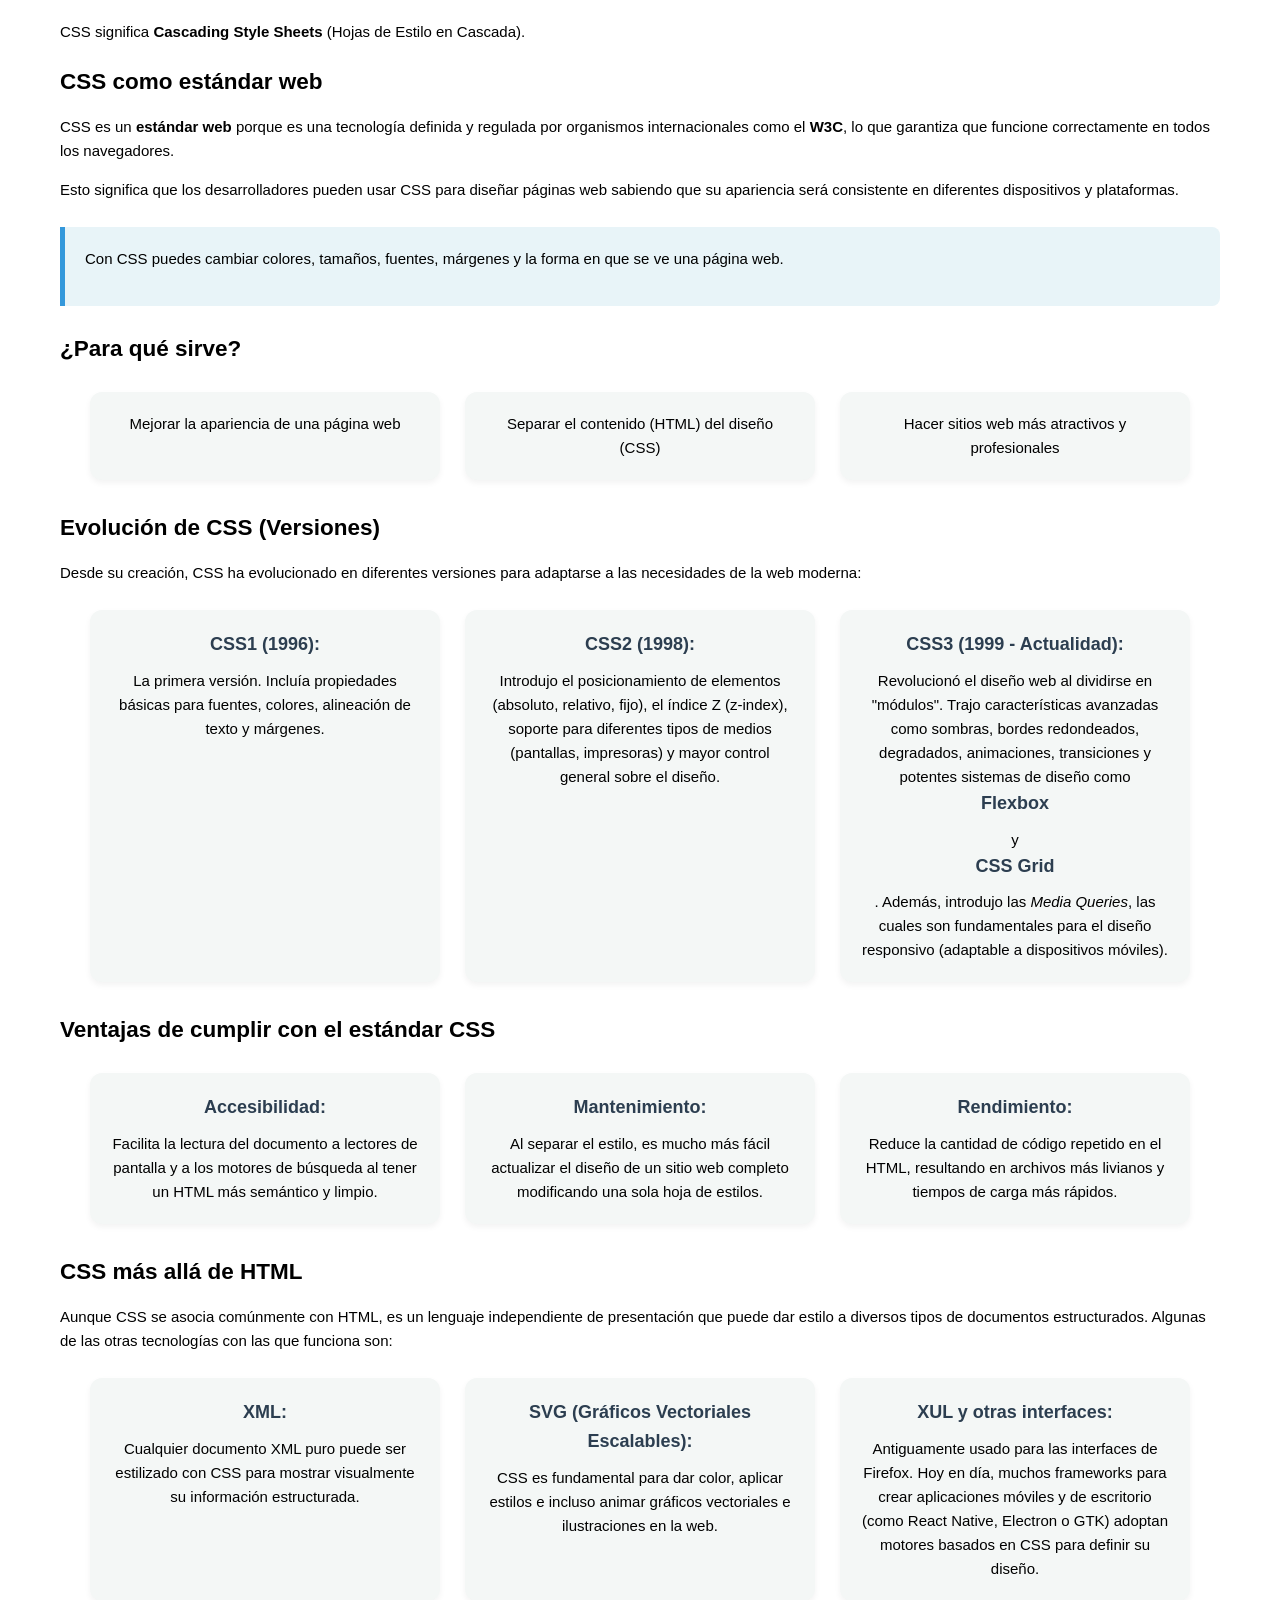
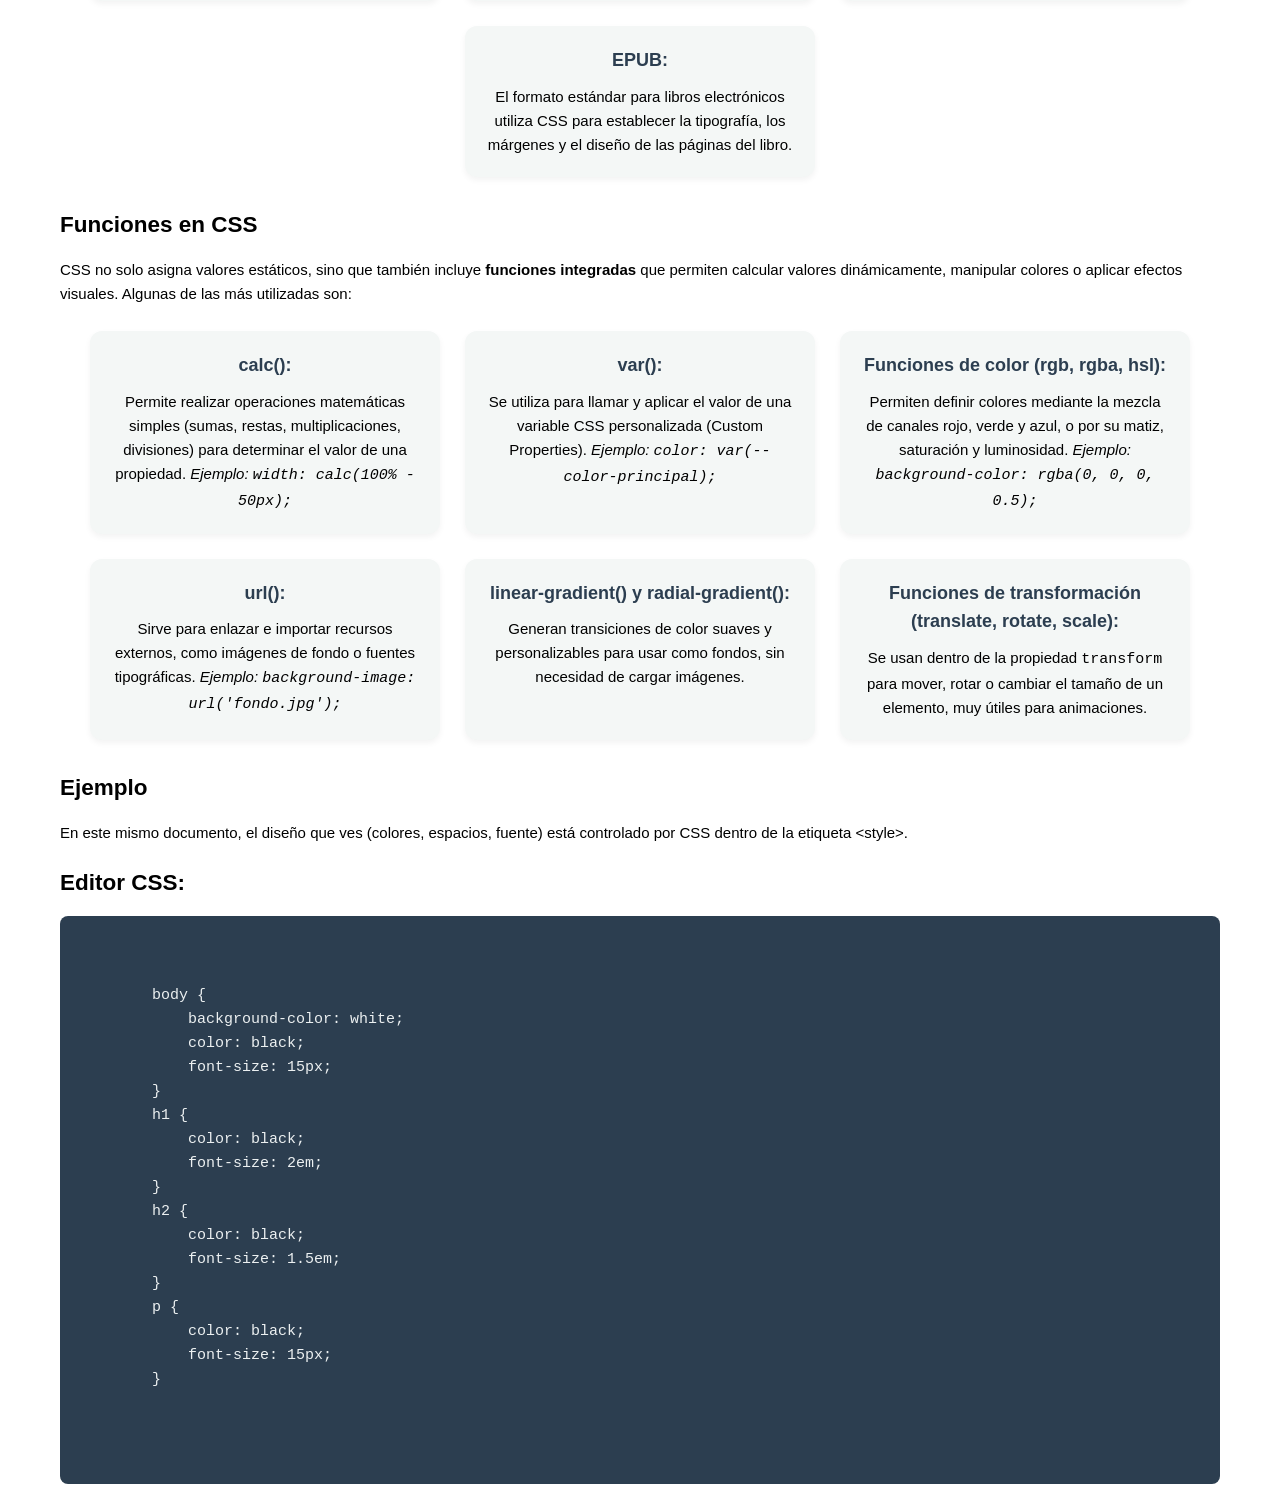
<file: lab01/webStandards.html>
<!DOCTYPE html>
<html lang="es">
    <head>
        <meta charset="UTF-8">
        <title>Estándar CSS</title>
        <meta name="viewport" content="width=device-width, initial-scale=1.0">
        <link rel="stylesheet" href="css/styles.css">
    </head>
<body>
    <p>
        CSS significa <strong>Cascading Style Sheets</strong> (Hojas de Estilo en Cascada).
    </p>

    <h2>CSS como estándar web</h2>
    <p>
        CSS es un <strong>estándar web</strong> porque es una tecnología definida y regulada por organismos internacionales 
        como el <strong>W3C</strong>, lo que garantiza que funcione correctamente en todos los navegadores.
    </p>
    <p>
        Esto significa que los desarrolladores pueden usar CSS para diseñar páginas web sabiendo que su apariencia será
        consistente en diferentes dispositivos y plataformas.
    </p>

    <div class="caja">
        <p>
            Con CSS puedes cambiar colores, tamaños, fuentes, márgenes y la forma en que se ve una página web.
        </p>
    </div>

    <h2>¿Para qué sirve?</h2>
    <ul>
        <li>Mejorar la apariencia de una página web</li>
        <li>Separar el contenido (HTML) del diseño (CSS)</li>
        <li>Hacer sitios web más atractivos y profesionales</li>
    </ul>

    <h2>Evolución de CSS (Versiones)</h2>
    <p>
        Desde su creación, CSS ha evolucionado en diferentes versiones para adaptarse a las necesidades de la web moderna:
    </p>
    <ul>
        <li><strong>CSS1 (1996):</strong> La primera versión. Incluía propiedades básicas para fuentes, colores, alineación de texto y márgenes.</li>
        <li><strong>CSS2 (1998):</strong> Introdujo el posicionamiento de elementos (absoluto, relativo, fijo), el índice Z (z-index), soporte para diferentes tipos de medios (pantallas, impresoras) y mayor control general sobre el diseño.</li>
        <li><strong>CSS3 (1999 - Actualidad):</strong> Revolucionó el diseño web al dividirse en "módulos". Trajo características avanzadas como sombras, bordes redondeados, degradados, animaciones, transiciones y potentes sistemas de diseño como <strong>Flexbox</strong> y <strong>CSS Grid</strong>. Además, introdujo las <em>Media Queries</em>, las cuales son fundamentales para el diseño responsivo (adaptable a dispositivos móviles).</li>
    </ul>

    <h2>Ventajas de cumplir con el estándar CSS</h2>
    <ul>
        <li><strong>Accesibilidad:</strong> Facilita la lectura del documento a lectores de pantalla y a los motores de búsqueda al tener un HTML más semántico y limpio.</li>
        <li><strong>Mantenimiento:</strong> Al separar el estilo, es mucho más fácil actualizar el diseño de un sitio web completo modificando una sola hoja de estilos.</li>
        <li><strong>Rendimiento:</strong> Reduce la cantidad de código repetido en el HTML, resultando en archivos más livianos y tiempos de carga más rápidos.</li>
    </ul>

    <h2>CSS más allá de HTML</h2>
    <p>
        Aunque CSS se asocia comúnmente con HTML, es un lenguaje independiente de presentación que puede dar estilo a diversos tipos de documentos estructurados. Algunas de las otras tecnologías con las que funciona son:
    </p>
    <ul>
        <li><strong>XML:</strong> Cualquier documento XML puro puede ser estilizado con CSS para mostrar visualmente su información estructurada.</li>
        <li><strong>SVG (Gráficos Vectoriales Escalables):</strong> CSS es fundamental para dar color, aplicar estilos e incluso animar gráficos vectoriales e ilustraciones en la web.</li>
        <li><strong>XUL y otras interfaces:</strong> Antiguamente usado para las interfaces de Firefox. Hoy en día, muchos frameworks para crear aplicaciones móviles y de escritorio (como React Native, Electron o GTK) adoptan motores basados en CSS para definir su diseño.</li>
        <li><strong>EPUB:</strong> El formato estándar para libros electrónicos utiliza CSS para establecer la tipografía, los márgenes y el diseño de las páginas del libro.</li>
    </ul>

    <h2>Funciones en CSS</h2>
    <p>
        CSS no solo asigna valores estáticos, sino que también incluye <strong>funciones integradas</strong> que permiten calcular valores dinámicamente, manipular colores o aplicar efectos visuales. Algunas de las más utilizadas son:
    </p>
    <ul>
        <li><strong>calc():</strong> Permite realizar operaciones matemáticas simples (sumas, restas, multiplicaciones, divisiones) para determinar el valor de una propiedad. <em>Ejemplo: <code>width: calc(100% - 50px);</code></em></li>
        <li><strong>var():</strong> Se utiliza para llamar y aplicar el valor de una variable CSS personalizada (Custom Properties). <em>Ejemplo: <code>color: var(--color-principal);</code></em></li>
        <li><strong>Funciones de color (rgb, rgba, hsl):</strong> Permiten definir colores mediante la mezcla de canales rojo, verde y azul, o por su matiz, saturación y luminosidad. <em>Ejemplo: <code>background-color: rgba(0, 0, 0, 0.5);</code></em></li>
        <li><strong>url():</strong> Sirve para enlazar e importar recursos externos, como imágenes de fondo o fuentes tipográficas. <em>Ejemplo: <code>background-image: url('fondo.jpg');</code></em></li>
        <li><strong>linear-gradient() y radial-gradient():</strong> Generan transiciones de color suaves y personalizables para usar como fondos, sin necesidad de cargar imágenes.</li>
        <li><strong>Funciones de transformación (translate, rotate, scale):</strong> Se usan dentro de la propiedad <code>transform</code> para mover, rotar o cambiar el tamaño de un elemento, muy útiles para animaciones.</li>
    </ul>

    <h2>Ejemplo</h2>
    <p>
        En este mismo documento, el diseño que ves (colores, espacios, fuente)
        está controlado por CSS dentro de la etiqueta &lt;style&gt;.
    </p>

    <h2>Editor CSS:</h2>
    <pre>
        <style
        contenteditable
        style="display: block"
        >
        body {
            background-color: white;
            color: black;
            font-size: 15px;
        }
        h1 {
            color: black;
            font-size: 2em;
        }
        h2 {
            color: black;
            font-size: 1.5em;
        }
        p {
            color: black;
            font-size: 15px;
        }
        </style>
    </pre>
    

</body>
</html>
</file>
<file: lab01/css/styles.css>
:root {
    --primary-color: #2c3e50;
    --secondary-color: #3498db;
    --background-color: #f4f7f6;
    --card-bg: #ffffff;
    --text-color: #333333;
    --border-radius: 12px;
}

* {
    box-sizing: border-box;
    margin: 0;
    padding: 0;
}

body {
    font-family: 'Segoe UI', Roboto, Helvetica, Arial, sans-serif;
    line-height: 1.6;
    color: var(--text-color);
    background-color: var(--background-color);
    padding: 20px;
    max-width: 1200px;
    margin: 0 auto;
}

h1, h2, h3, h4 {
    color: var(--primary-color);
    margin-bottom: 15px;
    margin-top: 20px;
}

h1 {
    text-align: center;
    font-size: 2.5em;
    border-bottom: 3px solid var(--secondary-color);
    padding-bottom: 10px;
    margin-bottom: 30px;
    display: inline-block;
    width: 100%;
}

p {
    margin-bottom: 15px;
    font-size: 1.1em;
}

img {
    max-width: 100%;
    height: auto;
    border-radius: var(--border-radius);
    box-shadow: 0 4px 8px rgba(0,0,0,0.1);
    display: block;
    margin: 15px auto;
    transition: transform 0.3s ease;
}

img:hover {
    transform: scale(1.02);
}

section, article {
    background: var(--card-bg);
    padding: 30px;
    border-radius: var(--border-radius);
    box-shadow: 0 6px 12px rgba(0,0,0,0.05);
    margin-bottom: 40px;
}

iframe {
    border: none;
    border-radius: var(--border-radius);
    box-shadow: 0 4px 10px rgba(0,0,0,0.08);
    background-color: var(--card-bg);
    margin-bottom: 20px;
    width: 100%;
}

ul {
    list-style-type: none;
    display: flex;
    flex-wrap: wrap;
    gap: 25px;
    justify-content: center;
    padding: 10px 0;
}

li {
    background: var(--background-color);
    padding: 20px;
    border-radius: var(--border-radius);
    box-shadow: 0 3px 6px rgba(0,0,0,0.05);
    text-align: center;
    flex: 1 1 300px;
    max-width: 350px;
    transition: box-shadow 0.3s ease;
}

li:hover {
    box-shadow: 0 6px 12px rgba(0,0,0,0.1);
}

li strong, li div {
    font-size: 1.2em;
    color: var(--primary-color);
    margin-bottom: 10px;
    display: block;
}

li a {
    text-decoration: none;
    color: inherit;
    display: flex;
    flex-direction: column;
    align-items: center;
}

details {
    margin-top: 15px;
    text-align: left;
    background: #eef2f5;
    padding: 15px;
    border-radius: 8px;
    border: 1px solid #d1d8e0;
}

summary {
    cursor: pointer;
    font-weight: bold;
    color: var(--secondary-color);
    outline: none;
    font-size: 1.05em;
}

.caja {
    background-color: #e8f4f8;
    border-left: 5px solid var(--secondary-color);
    padding: 20px;
    margin: 25px 0;
    border-radius: 0 8px 8px 0;
}

pre {
    background-color: var(--primary-color);
    color: #ecf0f1;
    padding: 20px;
    border-radius: 8px;
    overflow-x: auto;
    font-family: 'Courier New', Courier, monospace;
}

form {
    max-width: 600px;
    margin: 0 auto;
    display: flex;
    flex-direction: column;
    gap: 20px;
    background: var(--card-bg);
    padding: 30px;
    border-radius: var(--border-radius);
    box-shadow: 0 4px 8px rgba(0,0,0,0.05);
}

form div {
    display: flex;
    flex-direction: column;
    gap: 8px;
}

label {
    font-weight: bold;
    color: var(--primary-color);
}

input[type="text"],
input[type="email"],
textarea {
    width: 100%;
    padding: 12px 15px;
    border: 1px solid #cbd5e1;
    border-radius: 6px;
    font-size: 1em;
    font-family: inherit;
    transition: border-color 0.3s, box-shadow 0.3s;
}

input:focus, textarea:focus {
    border-color: var(--secondary-color);
    outline: none;
    box-shadow: 0 0 0 3px rgba(52, 152, 219, 0.2);
}

textarea {
    resize: vertical;
    min-height: 120px;
}

button {
    padding: 14px 20px;
    background-color: var(--secondary-color);
    color: white;
    border: none;
    border-radius: 6px;
    font-size: 1.1em;
    cursor: pointer;
    transition: background-color 0.3s, transform 0.1s;
    font-weight: bold;
    align-self: flex-start;
}

button:hover {
    background-color: #2980b9;
}

button:active {
    transform: scale(0.98);
}
</file>
